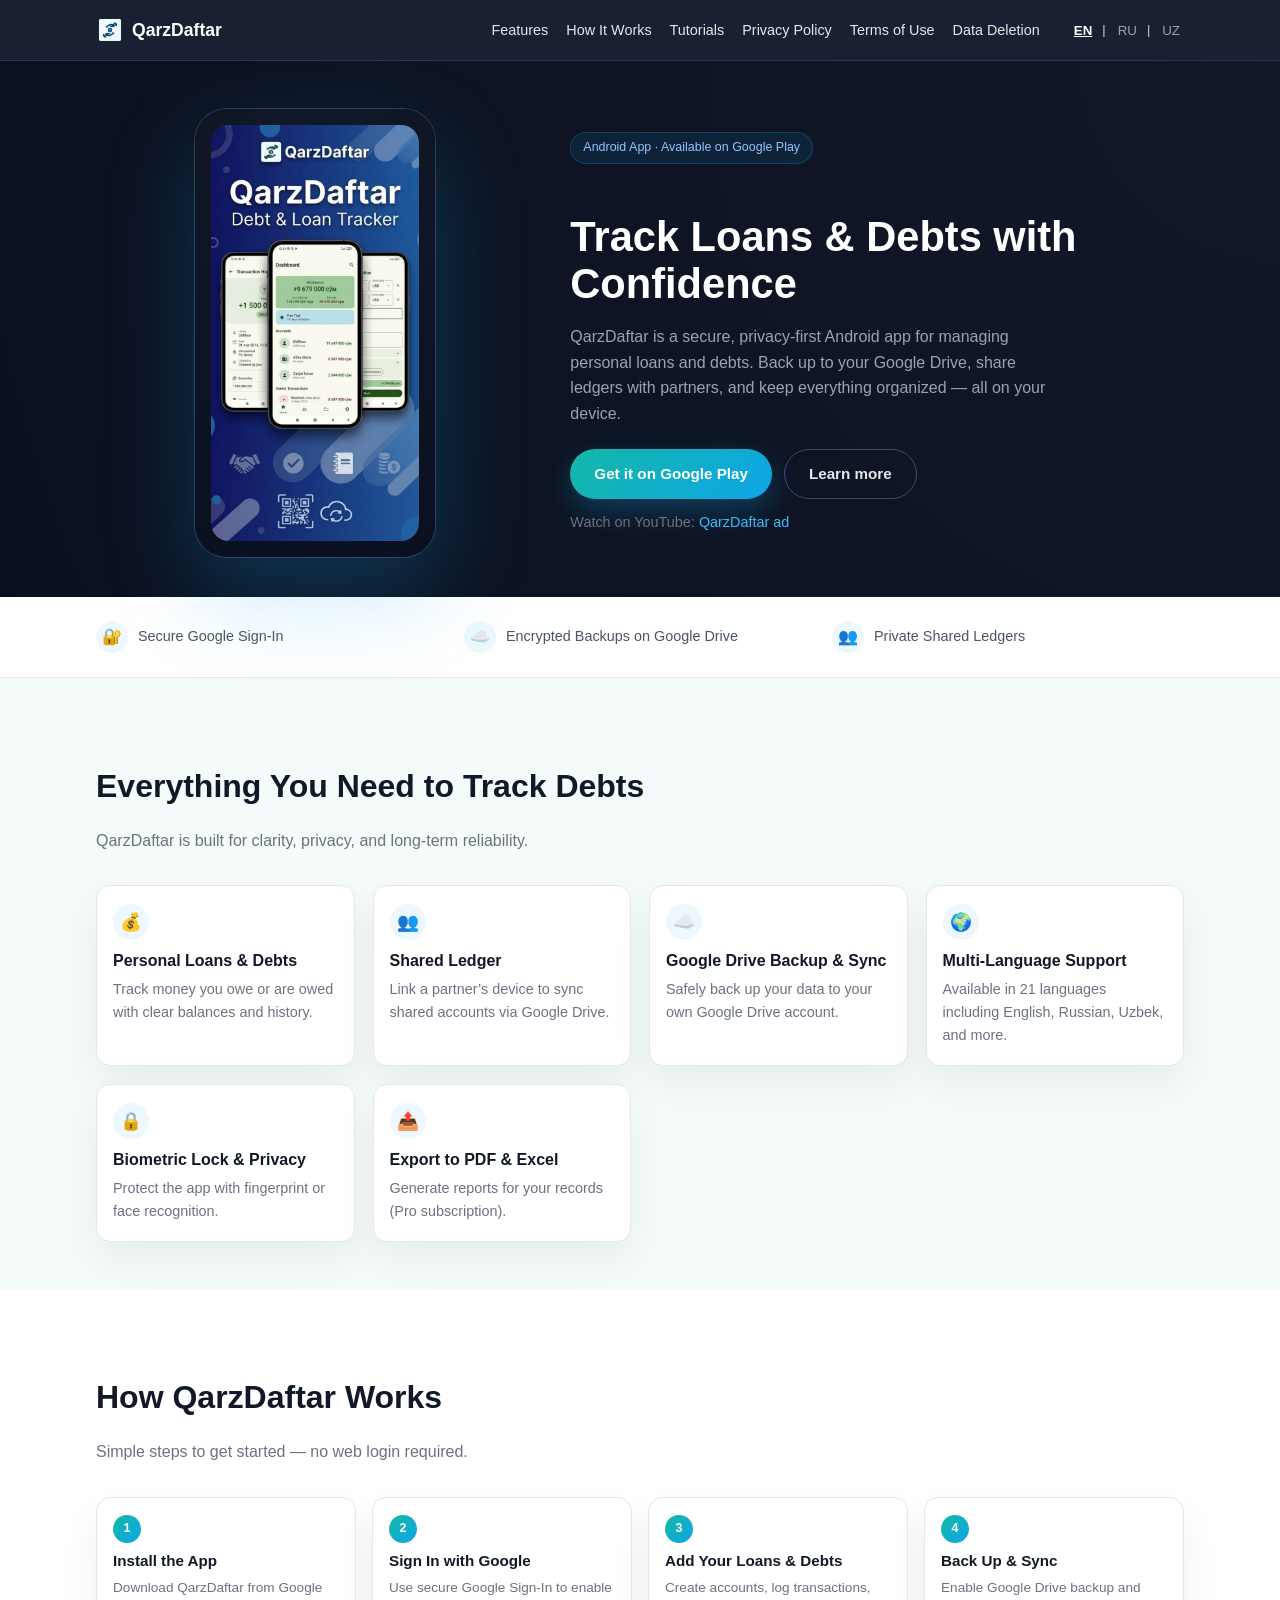
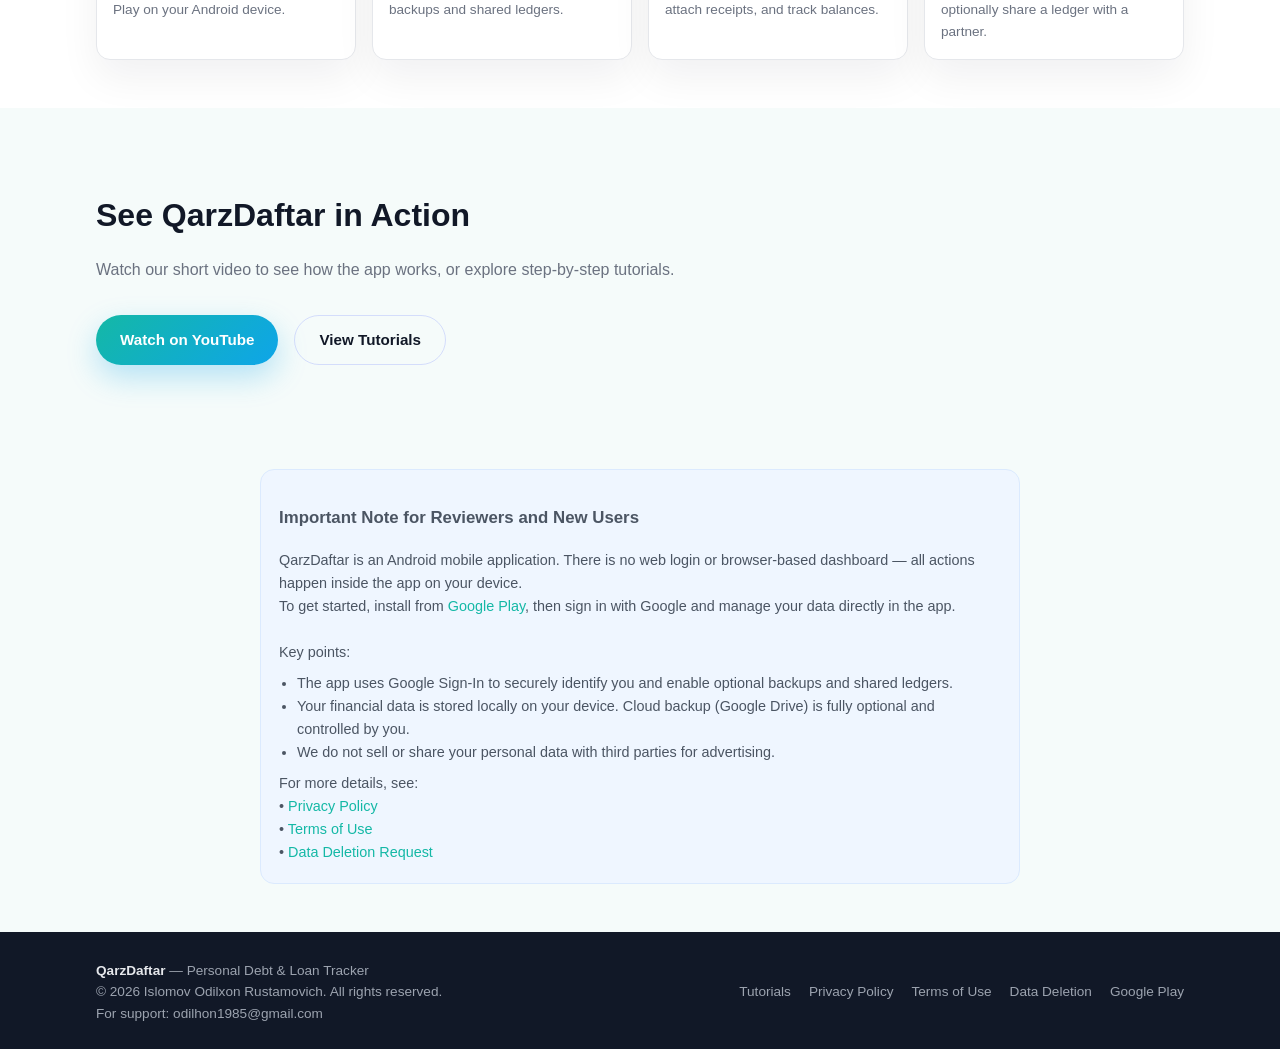
<file: index.html>
<!DOCTYPE html>
<html lang="en" data-i18n-title="hero_title">
<head>
    <meta charset="UTF-8" />
    <title>QarzDaftar — Track Loans & Debts with Confidence</title>
    <meta name="viewport" content="width=device-width, initial-scale=1.0" />
    <meta name="description" content="QarzDaftar is a secure personal debt and loan tracker for Android. Manage loans, shared ledgers, and backups via Google Drive — all in one app." />

    <!-- Google site verification (placeholder) -->
    <!-- <meta name="google-site-verification" content="YOUR_VERIFICATION_CODE_HERE" /> -->

    <!-- Open Graph -->
    <meta property="og:title" content="QarzDaftar — Track Loans & Debts with Confidence" />
    <meta property="og:description" content="A secure Android app for personal debt and loan tracking, shared ledgers, and Google Drive backups." />
    <meta property="og:type" content="website" />
    <meta property="og:url" content="https://qarzdaftar.uz/" />
    <!-- <meta property="og:image" content="https://qarzdaftar.uz/assets/img/og-image.png" /> -->

    <link rel="icon" href="./assets/img/app-icon.webp" type="image/webp" />
    <link rel="stylesheet" href="./assets/css/main.css" />
</head>
<body>
    <!-- Header / Navbar -->
    <header class="header">
        <div class="container header-inner">
            <a href="./index.html" class="logo">
                <img src="./assets/img/app-icon.webp" alt="QarzDaftar icon" />
                QarzDaftar
            </a>

            <button class="hamburger" aria-label="Menu" onclick="toggleMenu()">
                <span></span><span></span><span></span>
            </button>

            <ul class="nav-links" id="navLinks">
                <li><a href="#features"><span data-i18n="nav_features"></span></a></li>
                <li><a href="#how-it-works"><span data-i18n="nav_howItWorks"></span></a></li>
                <li><a href="./tutorials/index.html"><span data-i18n="nav_tutorials"></span></a></li>
                <li><a href="./privacy/index.html"><span data-i18n="nav_privacyPolicy"></span></a></li>
                <li><a href="./terms/index.html"><span data-i18n="nav_termsOfUse"></span></a></li>
                <li><a href="./data-deletion/index.html"><span data-i18n="nav_dataDeletion"></span></a></li>
            </ul>
        </div>
    </header>

    <!-- Hero -->
    <section class="hero">
        <div class="container hero-inner">
            <div>
                <div class="hero-label"><span data-i18n="hero_label"></span></div>
                <h1 class="hero-title"><span data-i18n="hero_title"></span></h1>
                <p class="hero-subtitle">
                    <span data-i18n="hero_subtitle"></span>
                </p>
                <div class="hero-actions">
                    <a class="btn btn-primary" href="https://play.google.com/store/apps/details?id=uz.devior.qarzdaftar" target="_blank" rel="noopener">
                        <span data-i18n="btn_getOnGooglePlay"></span>
                    </a>
                    <a class="btn btn-ghost" href="#features"><span data-i18n="btn_learnMore"></span></a>
                </div>
                <div style="margin-top:12px; font-size:0.9rem; color:#6b7280;">
                    <span data-i18n="hero_youtubeText"></span>
                    <a href="https://www.youtube.com/watch?v=Wb__OTRDyqI" target="_blank" rel="noopener" style="color:#38bdf8;">QarzDaftar ad</a>
                </div>
            </div>

            <div class="hero-visual">
                <div class="phone-mockup">
                    <img src="./assets/img/ad.jpg" alt="QarzDaftar app screenshot" />
                </div>
            </div>
        </div>
    </section>

    <!-- Trust & Security Strip -->
    <section class="trust-strip">
        <div class="container trust-grid">
            <div class="trust-item">
                <span class="trust-icon">🔐</span>
                <span data-i18n="trust_secureSignIn"></span>
            </div>
            <div class="trust-item">
                <span class="trust-icon">☁️</span>
                <span data-i18n="trust_encryptedBackups"></span>
            </div>
            <div class="trust-item">
                <span class="trust-icon">👥</span>
                <span data-i18n="trust_sharedLedgers"></span>
            </div>
        </div>
    </section>

    <!-- Features -->
    <section id="features" class="section section-alt">
        <div class="container">
            <h2 class="section-title fade-up"><span data-i18n="features_title"></span></h2>
            <p class="section-subtitle fade-up">
                <span data-i18n="features_subtitle"></span>
            </p>

            <div class="features-grid">
                <article class="feature-card fade-up">
                    <div class="feature-icon">💰</div>
                    <h3><span data-i18n="feature_personalLoansTitle"></span></h3>
                    <p><span data-i18n="feature_personalLoansDesc"></span></p>
                </article>

                <article class="feature-card fade-up">
                    <div class="feature-icon">👥</div>
                    <h3><span data-i18n="feature_sharedLedgerTitle"></span></h3>
                    <p><span data-i18n="feature_sharedLedgerDesc"></span></p>
                </article>

                <article class="feature-card fade-up">
                    <div class="feature-icon">☁️</div>
                    <h3><span data-i18n="feature_backupSyncTitle"></span></h3>
                    <p><span data-i18n="feature_backupSyncDesc"></span></p>
                </article>

                <article class="feature-card fade-up">
                    <div class="feature-icon">🌍</div>
                    <h3><span data-i18n="feature_multiLangTitle"></span></h3>
                    <p><span data-i18n="feature_multiLangDesc"></span></p>
                </article>

                <article class="feature-card fade-up">
                    <div class="feature-icon">🔒</div>
                    <h3><span data-i18n="feature_biometricTitle"></span></h3>
                    <p><span data-i18n="feature_biometricDesc"></span></p>
                </article>

                <article class="feature-card fade-up">
                    <div class="feature-icon">📤</div>
                    <h3><span data-i18n="feature_exportTitle"></span></h3>
                    <p><span data-i18n="feature_exportDesc"></span></p>
                </article>
            </div>
        </div>
    </section>

    <!-- How It Works -->
    <section id="how-it-works" class="section">
        <div class="container">
            <h2 class="section-title fade-up"><span data-i18n="howItWorks_title"></span></h2>
            <p class="section-subtitle fade-up">
                <span data-i18n="howItWorks_subtitle"></span>
            </p>

            <div class="steps-grid">
                <article class="step-card fade-up">
                    <div class="step-number">1</div>
                    <h3><span data-i18n="step1_installTitle"></span></h3>
                    <p><span data-i18n="step1_installDesc"></span></p>
                </article>

                <article class="step-card fade-up">
                    <div class="step-number">2</div>
                    <h3><span data-i18n="step2_signInTitle"></span></h3>
                    <p><span data-i18n="step2_signInDesc"></span></p>
                </article>

                <article class="step-card fade-up">
                    <div class="step-number">3</div>
                    <h3><span data-i18n="step3_addLoansTitle"></span></h3>
                    <p><span data-i18n="step3_addLoansDesc"></span></p>
                </article>

                <article class="step-card fade-up">
                    <div class="step-number">4</div>
                    <h3><span data-i18n="step4_backupSyncTitle"></span></h3>
                    <p><span data-i18n="step4_backupSyncDesc"></span></p>
                </article>
            </div>
        </div>
    </section>

    <!-- Featured Video Section -->
    <section class="section section-alt">
        <div class="container">
            <h2 class="section-title fade-up"><span data-i18n="videoSection_title"></span></h2>
            <p class="section-subtitle fade-up">
                <span data-i18n="videoSection_subtitle"></span>
            </p>

            <div style="display:flex; flex-wrap:wrap; gap:16px; margin-top:8px;">
                <a class="btn btn-primary" href="https://www.youtube.com/watch?v=Wb__OTRDyqI" target="_blank" rel="noopener">
                    <span data-i18n="btn_watchOnYouTube"></span>
                </a>
                <a class="btn btn-ghost" href="./tutorials/index.html">
                    <span data-i18n="btn_viewTutorials"></span>
                </a>
            </div>
        </div>
    </section>

    <!-- For Reviewers / OAuth Info -->
    <section class="section section-alt">
        <div class="container">
            <div class="oauth-note fade-up">
                <h3 data-i18n="reviewerNote_title"></h3>
                <div data-i18n-html="reviewerNote_body"></div>
            </div>
        </div>
    </section>

    <!-- Footer -->
    <footer class="footer">
        <div class="container footer-inner">
            <div>
                <strong style="color:#e5e7eb;">QarzDaftar</strong> — <span data-i18n="footer_tagline"></span><br />
                © 2026 Islomov Odilxon Rustamovich. All rights reserved.<br />
                <span data-i18n="footer_supportLabel"></span> <a href="mailto:odilhon1985@gmail.com">odilhon1985@gmail.com</a>
            </div>

            <div class="footer-links">
                <a href="./tutorials/index.html"><span data-i18n="footer_link_tutorials"></span></a>
                <a href="./privacy/index.html"><span data-i18n="footer_link_privacyPolicy"></span></a>
                <a href="./terms/index.html"><span data-i18n="footer_link_termsOfUse"></span></a>
                <a href="./data-deletion/index.html"><span data-i18n="footer_link_dataDeletion"></span></a>
                <a href="https://play.google.com/store/apps/details?id=uz.devior.qarzdaftar" target="_blank" rel="noopener">
                    <span data-i18n="footer_link_googlePlay"></span>
                </a>
            </div>
        </div>
    </footer>

    <script src="./assets/js/i18n.js?v=2"></script>
    <script src="./assets/js/main.js"></script>
</body>
</html>
</file>
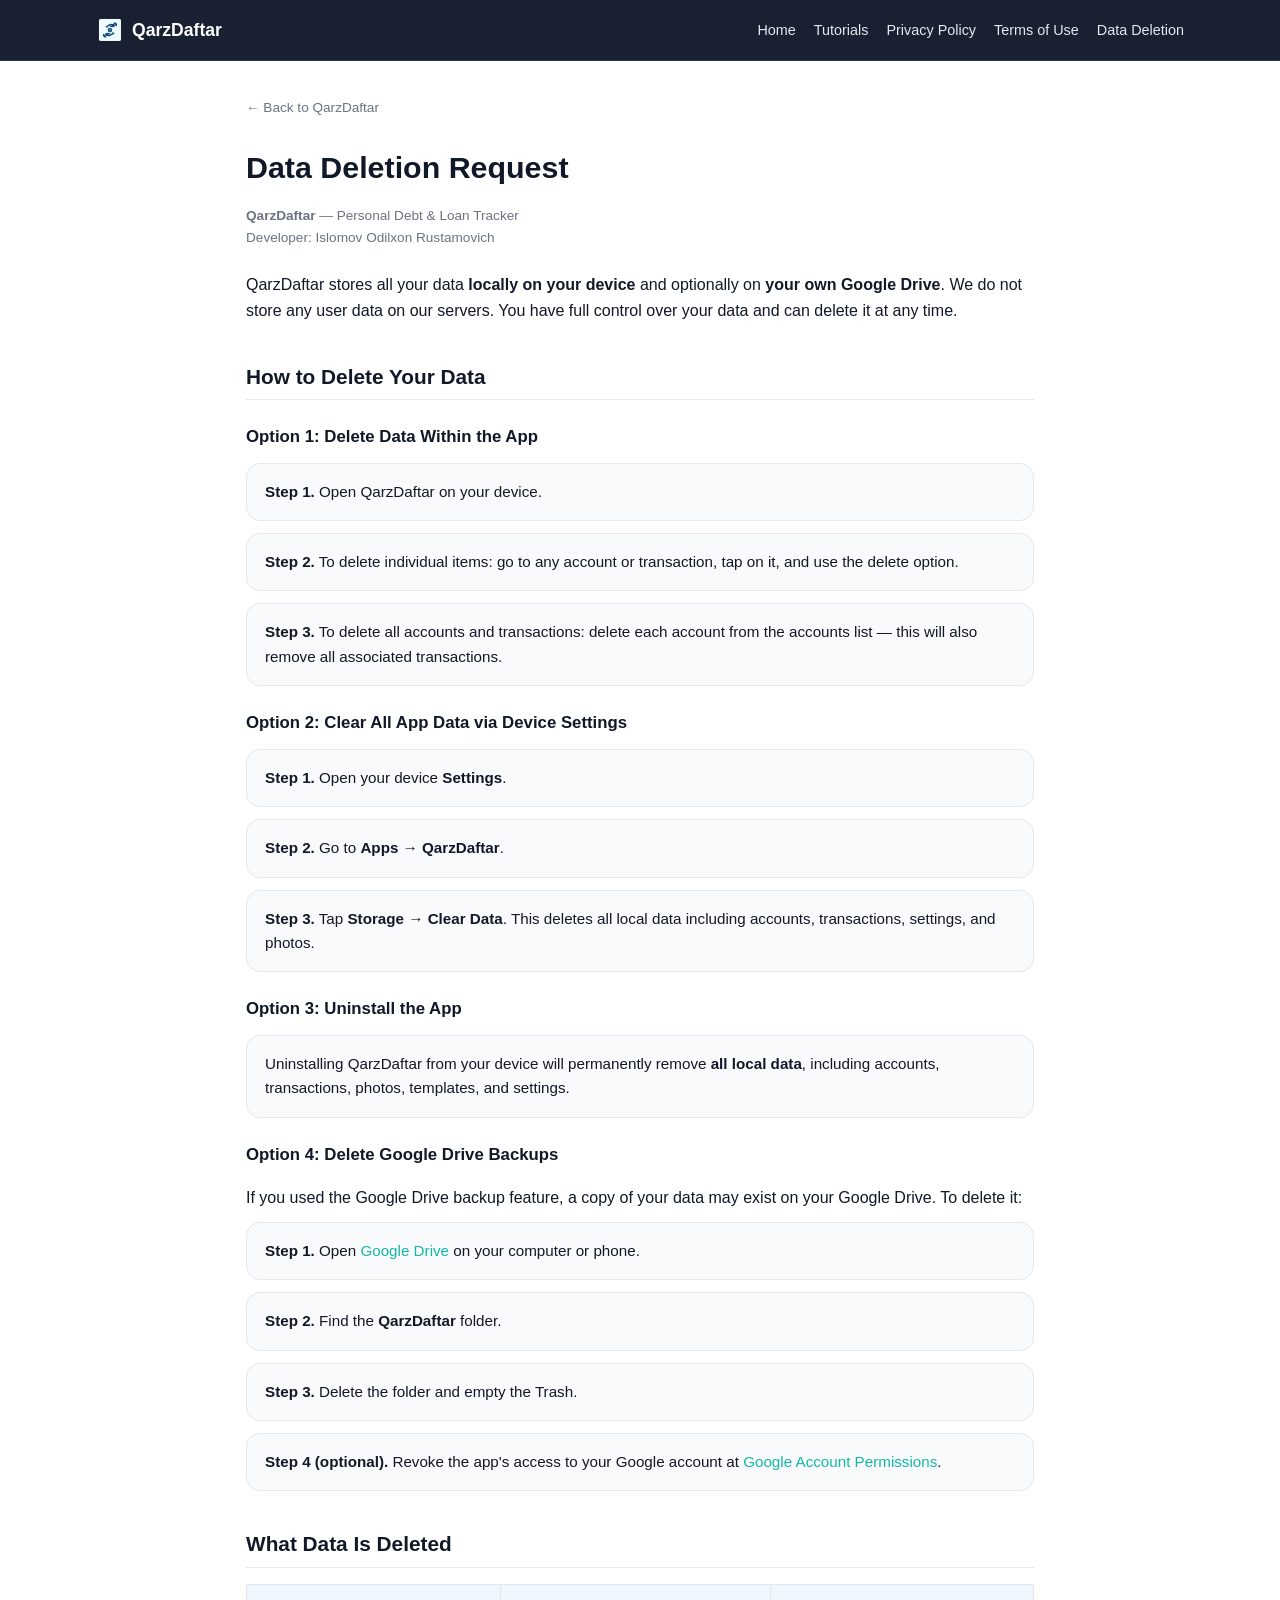
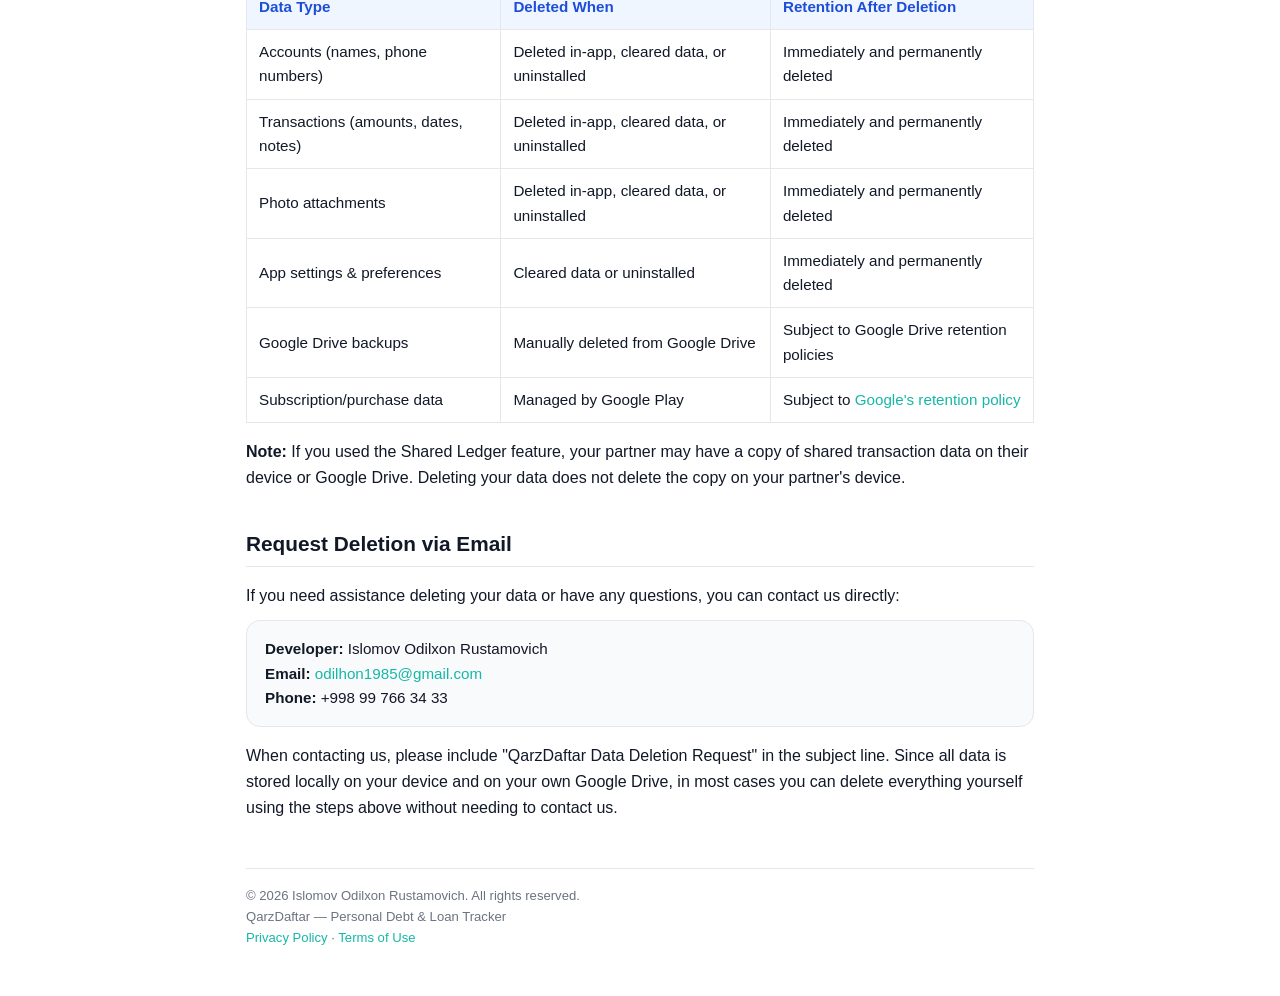
<file: data-deletion/index.html>
<!DOCTYPE html>
<html lang="en">
<head>
    <meta charset="UTF-8" />
    <title>Data Deletion — QarzDaftar</title>
    <meta name="viewport" content="width=device-width, initial-scale=1.0" />
    <meta name="description" content="How to delete your data from QarzDaftar: in-app steps, device settings, uninstall, and Google Drive backups." />

    <!-- Google site verification (placeholder) -->
    <!-- <meta name="google-site-verification" content="YOUR_VERIFICATION_CODE_HERE" /> -->

    <link rel="icon" href="../assets/img/app-icon.webp" type="image/webp" />
    <link rel="stylesheet" href="../assets/css/main.css" />
</head>
<body>
    <header class="header">
        <div class="container header-inner">
            <a href="../index.html" class="logo">
                <img src="../assets/img/app-icon.webp" alt="QarzDaftar icon" />
                QarzDaftar
            </a>

            <button class="hamburger" aria-label="Menu" onclick="toggleMenu()">
                <span></span><span></span><span></span>
            </button>

            <ul class="nav-links" id="navLinks">
                <li><a href="../index.html">Home</a></li>
                <li><a href="../tutorials/index.html">Tutorials</a></li>
                <li><a href="../privacy/index.html">Privacy Policy</a></li>
                <li><a href="../terms/index.html">Terms of Use</a></li>
                <li><a href="./index.html">Data Deletion</a></li>
            </ul>
        </div>
    </header>

    <main class="policy-page">
        <div class="policy-header">
            <a class="back-link" href="../index.html">← Back to QarzDaftar</a>
        </div>

        <h1 class="policy-title">Data Deletion Request</h1>
        <p class="policy-meta">
            <strong>QarzDaftar</strong> — Personal Debt &amp; Loan Tracker<br />
            Developer: Islomov Odilxon Rustamovich
        </p>

        <div class="policy-content">
            <p>
                QarzDaftar stores all your data <strong>locally on your device</strong> and optionally on <strong>your own Google Drive</strong>.
                We do not store any user data on our servers. You have full control over your data and can delete it at any time.
            </p>

            <h2>How to Delete Your Data</h2>

            <h3>Option 1: Delete Data Within the App</h3>
            <div class="contact-box">
                <strong>Step 1.</strong> Open QarzDaftar on your device.
            </div>
            <div class="contact-box">
                <strong>Step 2.</strong> To delete individual items: go to any account or transaction, tap on it, and use the delete option.
            </div>
            <div class="contact-box">
                <strong>Step 3.</strong> To delete all accounts and transactions: delete each account from the accounts list — this will also remove all associated transactions.
            </div>

            <h3>Option 2: Clear All App Data via Device Settings</h3>
            <div class="contact-box">
                <strong>Step 1.</strong> Open your device <strong>Settings</strong>.
            </div>
            <div class="contact-box">
                <strong>Step 2.</strong> Go to <strong>Apps</strong> → <strong>QarzDaftar</strong>.
            </div>
            <div class="contact-box">
                <strong>Step 3.</strong> Tap <strong>Storage</strong> → <strong>Clear Data</strong>. This deletes all local data including accounts, transactions, settings, and photos.
            </div>

            <h3>Option 3: Uninstall the App</h3>
            <div class="contact-box">
                Uninstalling QarzDaftar from your device will permanently remove <strong>all local data</strong>, including accounts, transactions, photos, templates, and settings.
            </div>

            <h3>Option 4: Delete Google Drive Backups</h3>
            <p>If you used the Google Drive backup feature, a copy of your data may exist on your Google Drive. To delete it:</p>

            <div class="contact-box">
                <strong>Step 1.</strong> Open <a href="https://drive.google.com" target="_blank" rel="noopener">Google Drive</a> on your computer or phone.
            </div>
            <div class="contact-box">
                <strong>Step 2.</strong> Find the <strong>QarzDaftar</strong> folder.
            </div>
            <div class="contact-box">
                <strong>Step 3.</strong> Delete the folder and empty the Trash.
            </div>
            <div class="contact-box">
                <strong>Step 4 (optional).</strong> Revoke the app's access to your Google account at <a href="https://myaccount.google.com/permissions" target="_blank" rel="noopener">Google Account Permissions</a>.
            </div>

            <h2>What Data Is Deleted</h2>
            <table>
                <thead>
                    <tr>
                        <th>Data Type</th>
                        <th>Deleted When</th>
                        <th>Retention After Deletion</th>
                    </tr>
                </thead>
                <tbody>
                    <tr>
                        <td>Accounts (names, phone numbers)</td>
                        <td>Deleted in-app, cleared data, or uninstalled</td>
                        <td>Immediately and permanently deleted</td>
                    </tr>
                    <tr>
                        <td>Transactions (amounts, dates, notes)</td>
                        <td>Deleted in-app, cleared data, or uninstalled</td>
                        <td>Immediately and permanently deleted</td>
                    </tr>
                    <tr>
                        <td>Photo attachments</td>
                        <td>Deleted in-app, cleared data, or uninstalled</td>
                        <td>Immediately and permanently deleted</td>
                    </tr>
                    <tr>
                        <td>App settings &amp; preferences</td>
                        <td>Cleared data or uninstalled</td>
                        <td>Immediately and permanently deleted</td>
                    </tr>
                    <tr>
                        <td>Google Drive backups</td>
                        <td>Manually deleted from Google Drive</td>
                        <td>Subject to Google Drive retention policies</td>
                    </tr>
                    <tr>
                        <td>Subscription/purchase data</td>
                        <td>Managed by Google Play</td>
                        <td>Subject to <a href="https://policies.google.com/privacy" target="_blank" rel="noopener">Google's retention policy</a></td>
                    </tr>
                </tbody>
            </table>

            <p><strong>Note:</strong> If you used the Shared Ledger feature, your partner may have a copy of shared transaction data on their device or Google Drive. Deleting your data does not delete the copy on your partner's device.</p>

            <h2>Request Deletion via Email</h2>
            <p>If you need assistance deleting your data or have any questions, you can contact us directly:</p>

            <div class="contact-box">
                <strong>Developer:</strong> Islomov Odilxon Rustamovich<br />
                <strong>Email:</strong> <a href="mailto:odilhon1985@gmail.com?subject=QarzDaftar%20Data%20Deletion%20Request">odilhon1985@gmail.com</a><br />
                <strong>Phone:</strong> +998 99 766 34 33
            </div>

            <p style="margin-top: 16px;">
                When contacting us, please include "QarzDaftar Data Deletion Request" in the subject line.
                Since all data is stored locally on your device and on your own Google Drive, in most cases you can delete everything yourself using the steps above without needing to contact us.
            </p>
        </div>

        <footer class="policy-footer">
            © 2026 Islomov Odilxon Rustamovich. All rights reserved.<br />
            QarzDaftar — Personal Debt &amp; Loan Tracker<br />
            <a href="../privacy/index.html">Privacy Policy</a> · <a href="../terms/index.html">Terms of Use</a>
        </footer>
    </main>

    <script src="../assets/js/main.js"></script>
</body>
</html>
</file>
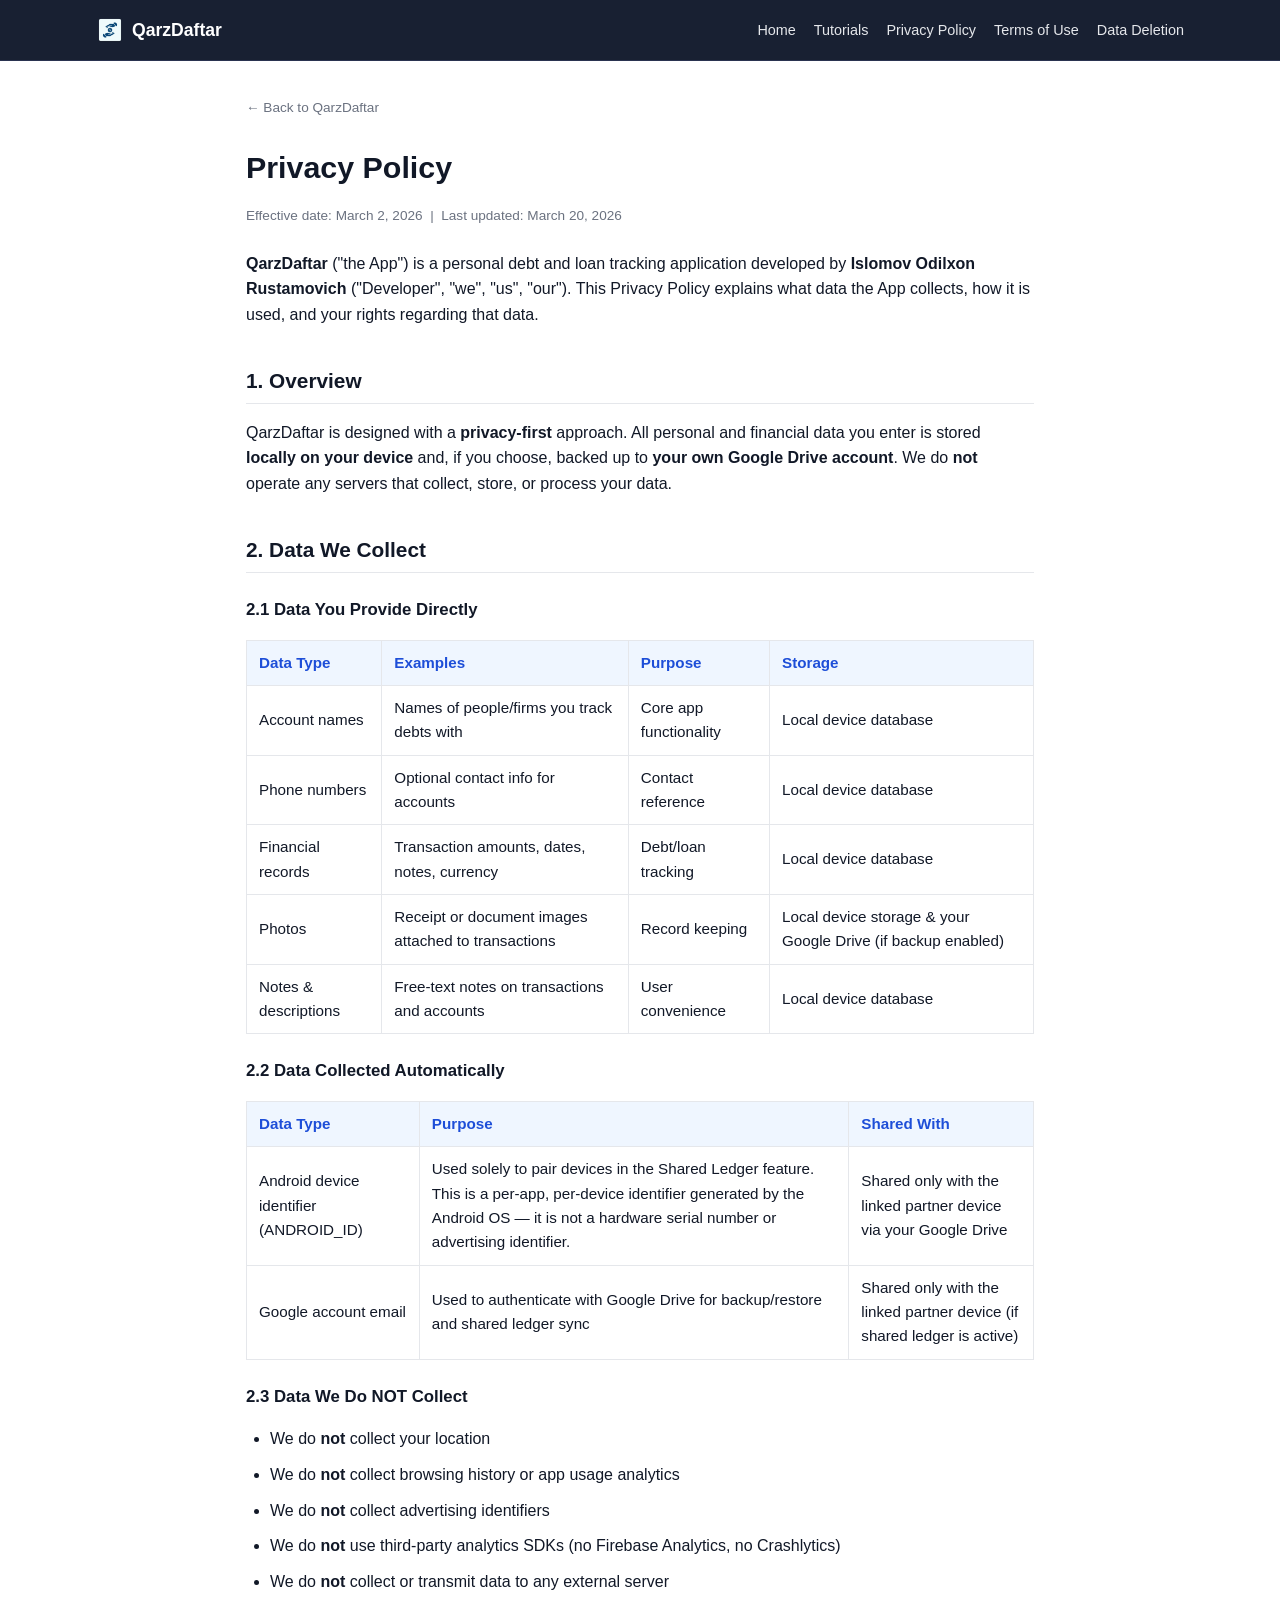
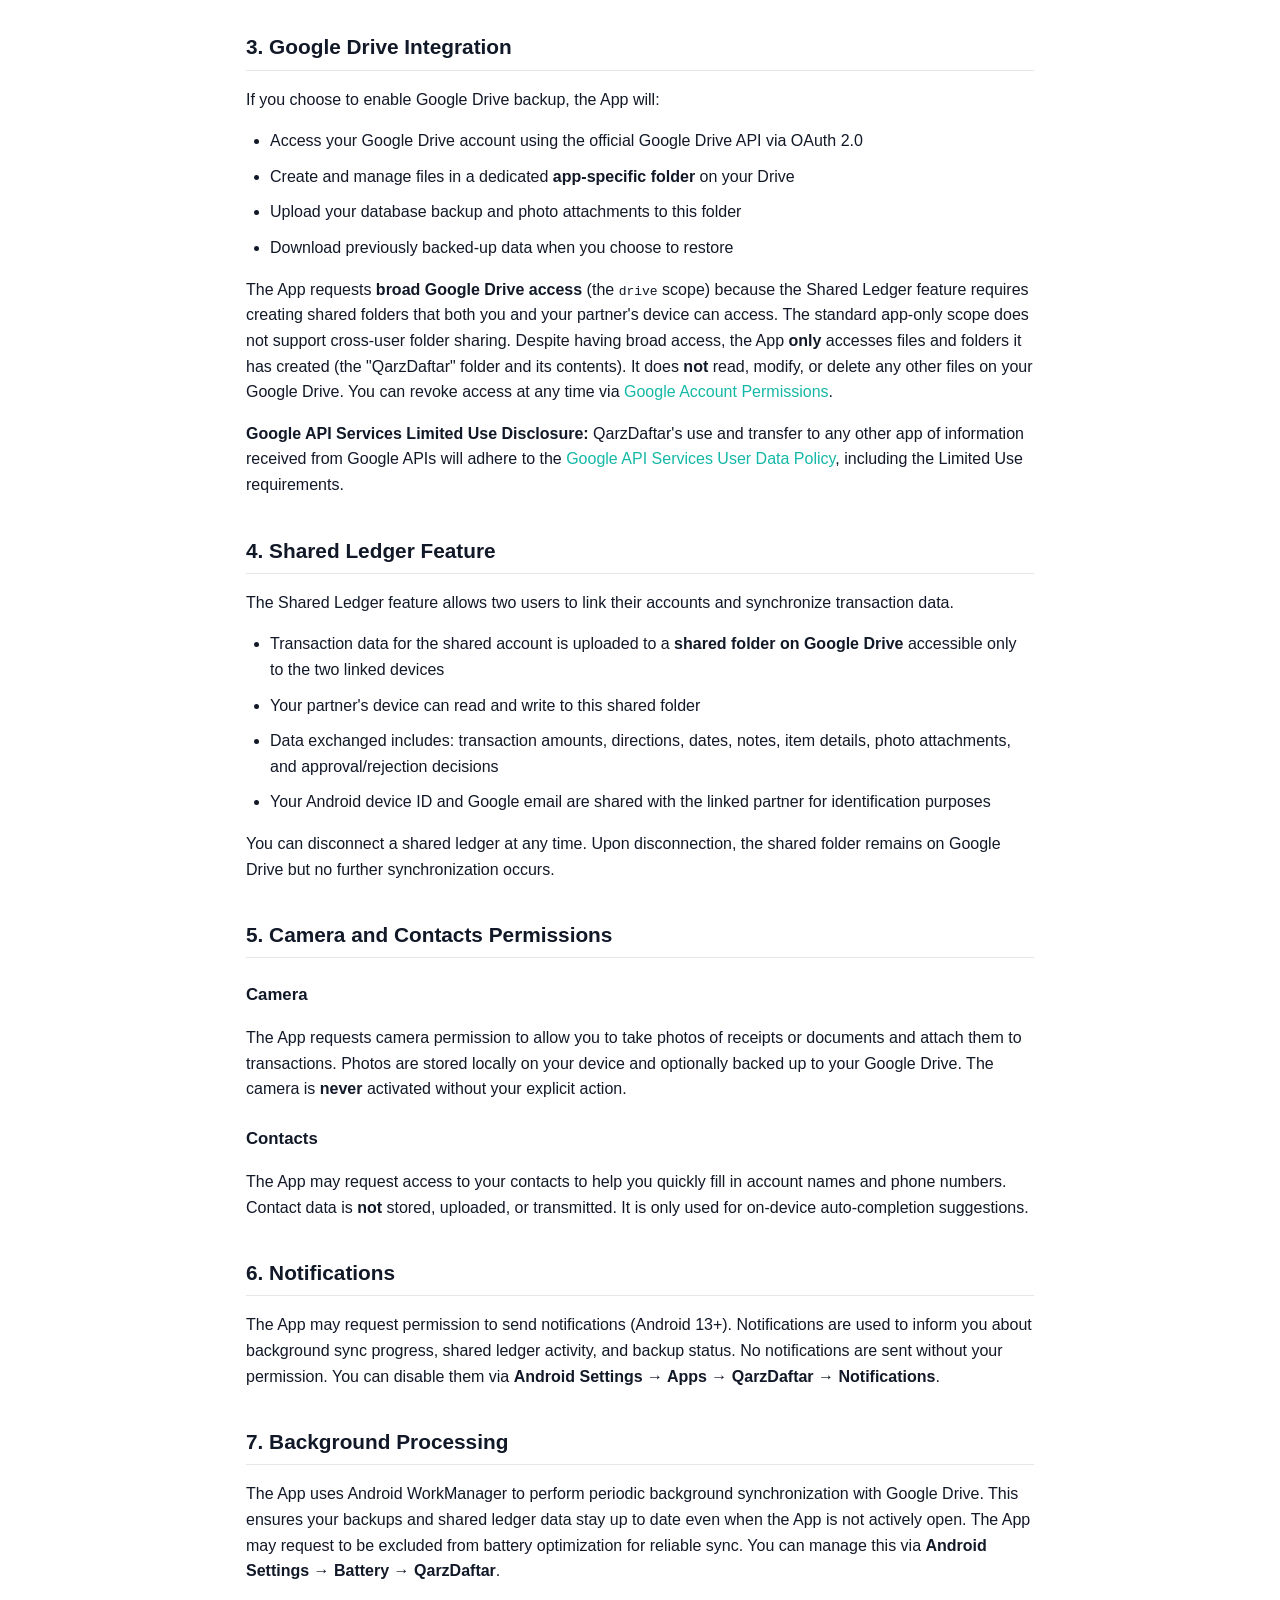
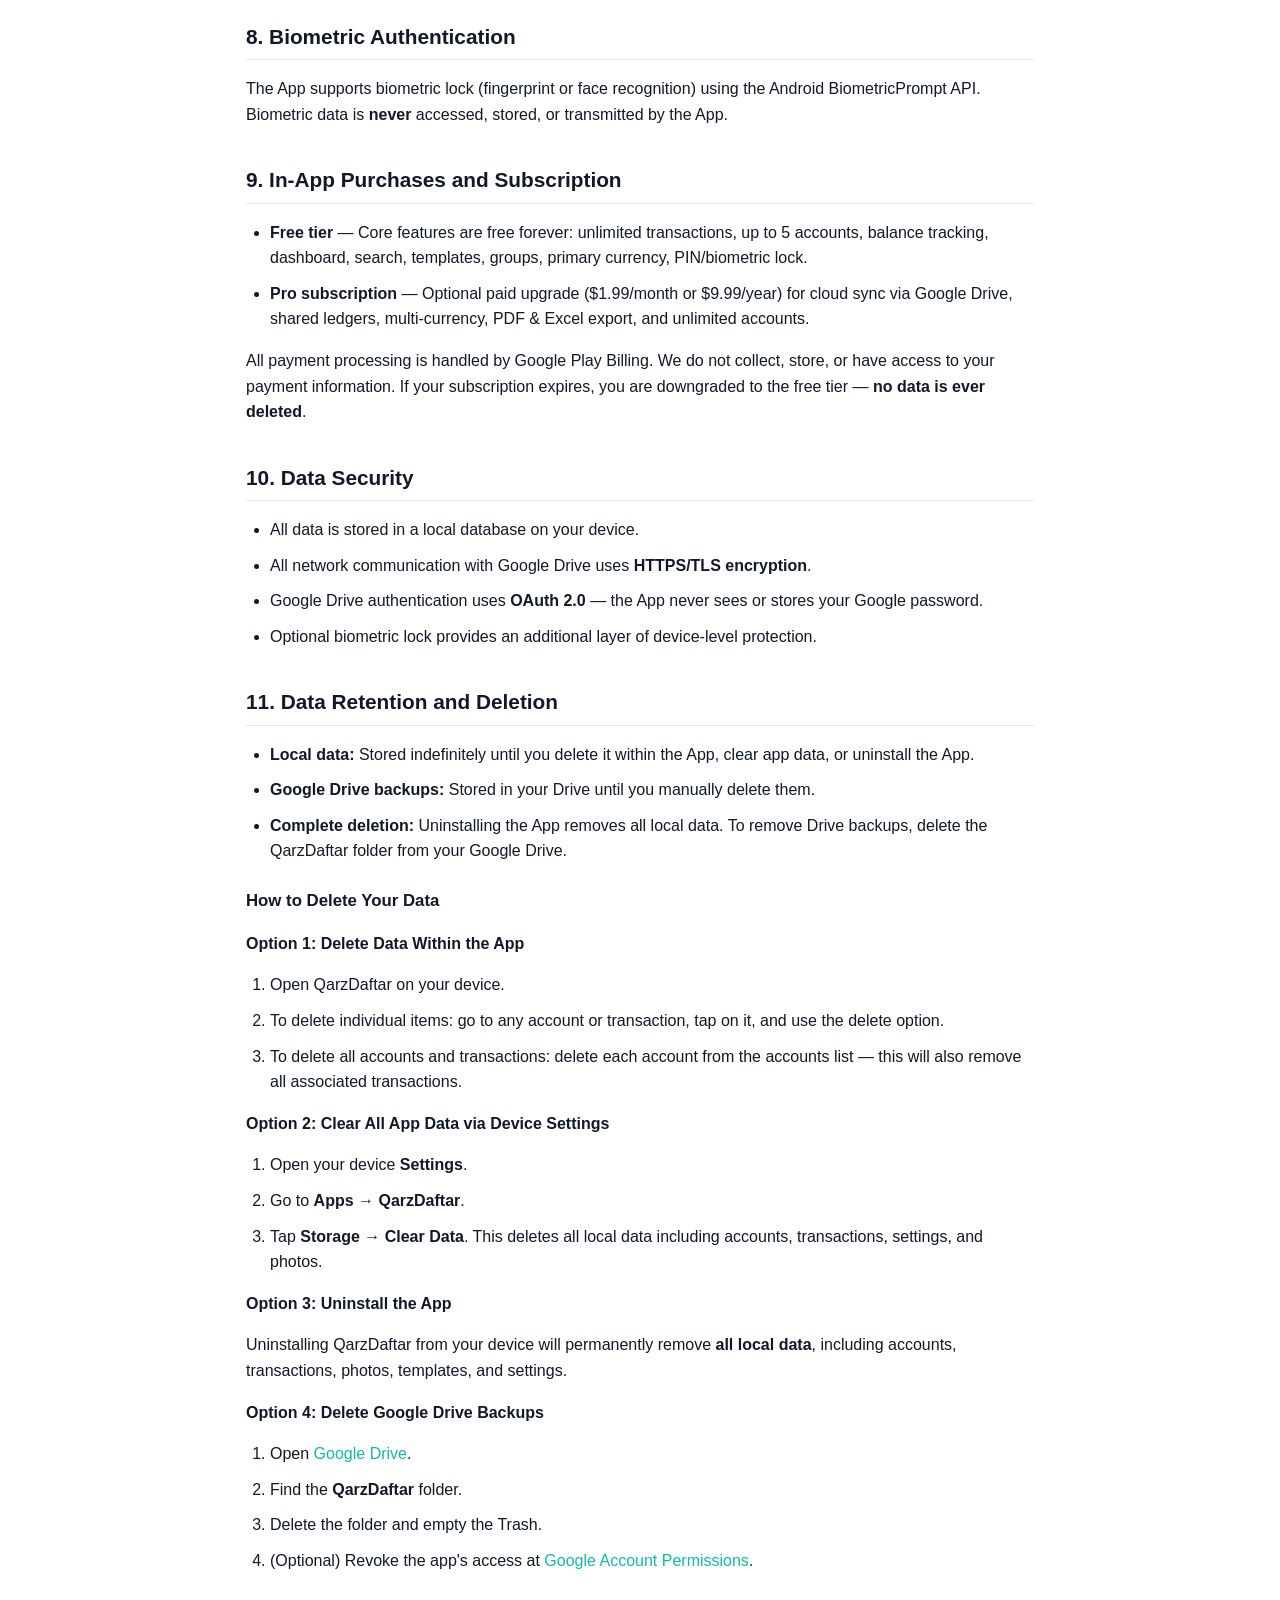
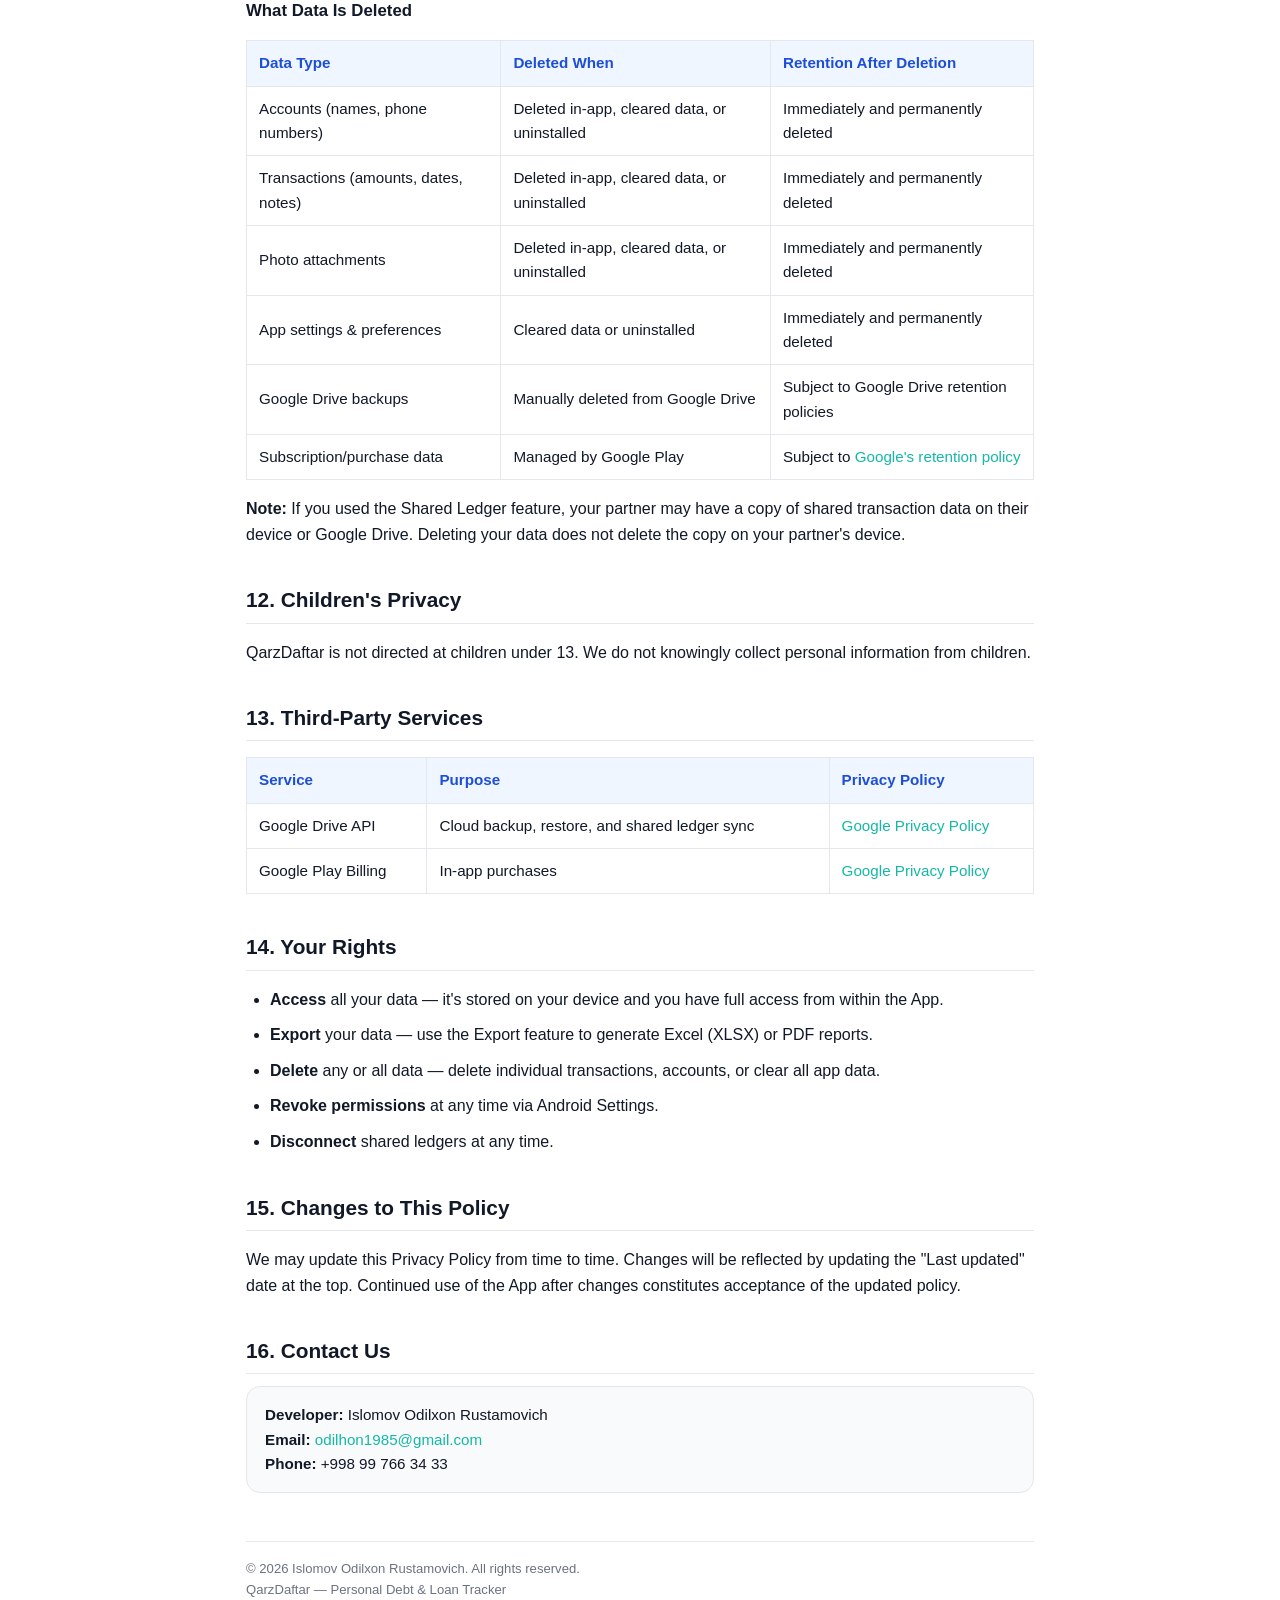
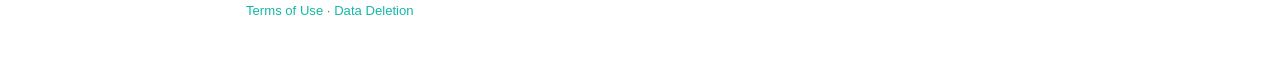
<file: privacy/index.html>
<!DOCTYPE html>
<html lang="en">
<head>
    <meta charset="UTF-8" />
    <title>Privacy Policy — QarzDaftar</title>
    <meta name="viewport" content="width=device-width, initial-scale=1.0" />
    <meta name="description" content="QarzDaftar Privacy Policy: how we handle your data, Google Drive integration, shared ledger, and your rights." />

    <!-- Google site verification (placeholder) -->
    <!-- <meta name="google-site-verification" content="YOUR_VERIFICATION_CODE_HERE" /> -->

    <link rel="icon" href="../assets/img/app-icon.webp" type="image/webp" />
    <link rel="stylesheet" href="../assets/css/main.css" />
</head>
<body>
    <!-- Header / Navbar (simplified for policy pages) -->
    <header class="header">
        <div class="container header-inner">
            <a href="../index.html" class="logo">
                <img src="../assets/img/app-icon.webp" alt="QarzDaftar icon" />
                QarzDaftar
            </a>

            <button class="hamburger" aria-label="Menu" onclick="toggleMenu()">
                <span></span><span></span><span></span>
            </button>

            <ul class="nav-links" id="navLinks">
                <li><a href="../index.html">Home</a></li>
                <li><a href="../tutorials/index.html">Tutorials</a></li>
                <li><a href="./index.html">Privacy Policy</a></li>
                <li><a href="../terms/index.html">Terms of Use</a></li>
                <li><a href="../data-deletion/index.html">Data Deletion</a></li>
            </ul>
        </div>
    </header>

    <main class="policy-page">
        <div class="policy-header">
            <a class="back-link" href="../index.html">← Back to QarzDaftar</a>
        </div>

        <h1 class="policy-title">Privacy Policy</h1>
        <p class="policy-meta">Effective date: March 2, 2026 &nbsp;|&nbsp; Last updated: March 20, 2026</p>

        <div class="policy-content">
            <p>
                <strong>QarzDaftar</strong> ("the App") is a personal debt and loan tracking application
                developed by <strong>Islomov Odilxon Rustamovich</strong> ("Developer", "we", "us", "our").
                This Privacy Policy explains what data the App collects, how it is used, and your rights regarding that data.
            </p>

            <h2>1. Overview</h2>
            <p>
                QarzDaftar is designed with a <strong>privacy-first</strong> approach. All personal and financial data you enter
                is stored <strong>locally on your device</strong> and, if you choose, backed up to <strong>your own Google Drive account</strong>.
                We do <strong>not</strong> operate any servers that collect, store, or process your data.
            </p>

            <h2>2. Data We Collect</h2>

            <h3>2.1 Data You Provide Directly</h3>
            <table>
                <thead>
                    <tr>
                        <th>Data Type</th>
                        <th>Examples</th>
                        <th>Purpose</th>
                        <th>Storage</th>
                    </tr>
                </thead>
                <tbody>
                    <tr>
                        <td>Account names</td>
                        <td>Names of people/firms you track debts with</td>
                        <td>Core app functionality</td>
                        <td>Local device database</td>
                    </tr>
                    <tr>
                        <td>Phone numbers</td>
                        <td>Optional contact info for accounts</td>
                        <td>Contact reference</td>
                        <td>Local device database</td>
                    </tr>
                    <tr>
                        <td>Financial records</td>
                        <td>Transaction amounts, dates, notes, currency</td>
                        <td>Debt/loan tracking</td>
                        <td>Local device database</td>
                    </tr>
                    <tr>
                        <td>Photos</td>
                        <td>Receipt or document images attached to transactions</td>
                        <td>Record keeping</td>
                        <td>Local device storage &amp; your Google Drive (if backup enabled)</td>
                    </tr>
                    <tr>
                        <td>Notes &amp; descriptions</td>
                        <td>Free-text notes on transactions and accounts</td>
                        <td>User convenience</td>
                        <td>Local device database</td>
                    </tr>
                </tbody>
            </table>

            <h3>2.2 Data Collected Automatically</h3>
            <table>
                <thead>
                    <tr>
                        <th>Data Type</th>
                        <th>Purpose</th>
                        <th>Shared With</th>
                    </tr>
                </thead>
                <tbody>
                    <tr>
                        <td>Android device identifier (ANDROID_ID)</td>
                        <td>Used solely to pair devices in the Shared Ledger feature. This is a per-app, per-device identifier generated by the Android OS — it is not a hardware serial number or advertising identifier.</td>
                        <td>Shared only with the linked partner device via your Google Drive</td>
                    </tr>
                    <tr>
                        <td>Google account email</td>
                        <td>Used to authenticate with Google Drive for backup/restore and shared ledger sync</td>
                        <td>Shared only with the linked partner device (if shared ledger is active)</td>
                    </tr>
                </tbody>
            </table>

            <h3>2.3 Data We Do NOT Collect</h3>
            <ul>
                <li>We do <strong>not</strong> collect your location</li>
                <li>We do <strong>not</strong> collect browsing history or app usage analytics</li>
                <li>We do <strong>not</strong> collect advertising identifiers</li>
                <li>We do <strong>not</strong> use third-party analytics SDKs (no Firebase Analytics, no Crashlytics)</li>
                <li>We do <strong>not</strong> collect or transmit data to any external server</li>
            </ul>

            <h2>3. Google Drive Integration</h2>
            <p>If you choose to enable Google Drive backup, the App will:</p>
            <ul>
                <li>Access your Google Drive account using the official Google Drive API via OAuth 2.0</li>
                <li>Create and manage files in a dedicated <strong>app-specific folder</strong> on your Drive</li>
                <li>Upload your database backup and photo attachments to this folder</li>
                <li>Download previously backed-up data when you choose to restore</li>
            </ul>
            <p>
                The App requests <strong>broad Google Drive access</strong> (the <code>drive</code> scope) because the Shared Ledger
                feature requires creating shared folders that both you and your partner's device can access.
                The standard app-only scope does not support cross-user folder sharing.
                Despite having broad access, the App <strong>only</strong> accesses files and folders it has created
                (the "QarzDaftar" folder and its contents). It does <strong>not</strong> read, modify, or delete any other files
                on your Google Drive. You can revoke access at any time via
                <a href="https://myaccount.google.com/permissions" target="_blank" rel="noopener">Google Account Permissions</a>.
            </p>
            <p>
                <strong>Google API Services Limited Use Disclosure:</strong>
                QarzDaftar's use and transfer to any other app of information received from Google APIs will adhere to the
                <a href="https://developers.google.com/terms/api-services-user-data-policy" target="_blank" rel="noopener">Google API Services User Data Policy</a>,
                including the Limited Use requirements.
            </p>

            <h2>4. Shared Ledger Feature</h2>
            <p>The Shared Ledger feature allows two users to link their accounts and synchronize transaction data.</p>
            <ul>
                <li>Transaction data for the shared account is uploaded to a <strong>shared folder on Google Drive</strong> accessible only to the two linked devices</li>
                <li>Your partner's device can read and write to this shared folder</li>
                <li>Data exchanged includes: transaction amounts, directions, dates, notes, item details, photo attachments, and approval/rejection decisions</li>
                <li>Your Android device ID and Google email are shared with the linked partner for identification purposes</li>
            </ul>
            <p>You can disconnect a shared ledger at any time. Upon disconnection, the shared folder remains on Google Drive but no further synchronization occurs.</p>

            <h2>5. Camera and Contacts Permissions</h2>

            <h3>Camera</h3>
            <p>The App requests camera permission to allow you to take photos of receipts or documents and attach them to transactions. Photos are stored locally on your device and optionally backed up to your Google Drive. The camera is <strong>never</strong> activated without your explicit action.</p>

            <h3>Contacts</h3>
            <p>The App may request access to your contacts to help you quickly fill in account names and phone numbers. Contact data is <strong>not</strong> stored, uploaded, or transmitted. It is only used for on-device auto-completion suggestions.</p>

            <h2>6. Notifications</h2>
            <p>The App may request permission to send notifications (Android 13+). Notifications are used to inform you about background sync progress, shared ledger activity, and backup status. No notifications are sent without your permission. You can disable them via <strong>Android Settings → Apps → QarzDaftar → Notifications</strong>.</p>

            <h2>7. Background Processing</h2>
            <p>The App uses Android WorkManager to perform periodic background synchronization with Google Drive. This ensures your backups and shared ledger data stay up to date even when the App is not actively open. The App may request to be excluded from battery optimization for reliable sync. You can manage this via <strong>Android Settings → Battery → QarzDaftar</strong>.</p>

            <h2>8. Biometric Authentication</h2>
            <p>The App supports biometric lock (fingerprint or face recognition) using the Android BiometricPrompt API. Biometric data is <strong>never</strong> accessed, stored, or transmitted by the App.</p>

            <h2>9. In-App Purchases and Subscription</h2>
            <ul>
                <li><strong>Free tier</strong> — Core features are free forever: unlimited transactions, up to 5 accounts, balance tracking, dashboard, search, templates, groups, primary currency, PIN/biometric lock.</li>
                <li><strong>Pro subscription</strong> — Optional paid upgrade ($1.99/month or $9.99/year) for cloud sync via Google Drive, shared ledgers, multi-currency, PDF &amp; Excel export, and unlimited accounts.</li>
            </ul>
            <p>All payment processing is handled by Google Play Billing. We do not collect, store, or have access to your payment information. If your subscription expires, you are downgraded to the free tier — <strong>no data is ever deleted</strong>.</p>

            <h2>10. Data Security</h2>
            <ul>
                <li>All data is stored in a local database on your device.</li>
                <li>All network communication with Google Drive uses <strong>HTTPS/TLS encryption</strong>.</li>
                <li>Google Drive authentication uses <strong>OAuth 2.0</strong> — the App never sees or stores your Google password.</li>
                <li>Optional biometric lock provides an additional layer of device-level protection.</li>
            </ul>

            <h2>11. Data Retention and Deletion</h2>
            <ul>
                <li><strong>Local data:</strong> Stored indefinitely until you delete it within the App, clear app data, or uninstall the App.</li>
                <li><strong>Google Drive backups:</strong> Stored in your Drive until you manually delete them.</li>
                <li><strong>Complete deletion:</strong> Uninstalling the App removes all local data. To remove Drive backups, delete the QarzDaftar folder from your Google Drive.</li>
            </ul>

            <h3>How to Delete Your Data</h3>

            <p><strong>Option 1: Delete Data Within the App</strong></p>
            <ol>
                <li>Open QarzDaftar on your device.</li>
                <li>To delete individual items: go to any account or transaction, tap on it, and use the delete option.</li>
                <li>To delete all accounts and transactions: delete each account from the accounts list — this will also remove all associated transactions.</li>
            </ol>

            <p><strong>Option 2: Clear All App Data via Device Settings</strong></p>
            <ol>
                <li>Open your device <strong>Settings</strong>.</li>
                <li>Go to <strong>Apps</strong> → <strong>QarzDaftar</strong>.</li>
                <li>Tap <strong>Storage</strong> → <strong>Clear Data</strong>. This deletes all local data including accounts, transactions, settings, and photos.</li>
            </ol>

            <p><strong>Option 3: Uninstall the App</strong></p>
            <p>Uninstalling QarzDaftar from your device will permanently remove <strong>all local data</strong>, including accounts, transactions, photos, templates, and settings.</p>

            <p><strong>Option 4: Delete Google Drive Backups</strong></p>
            <ol>
                <li>Open <a href="https://drive.google.com" target="_blank" rel="noopener">Google Drive</a>.</li>
                <li>Find the <strong>QarzDaftar</strong> folder.</li>
                <li>Delete the folder and empty the Trash.</li>
                <li>(Optional) Revoke the app's access at <a href="https://myaccount.google.com/permissions" target="_blank" rel="noopener">Google Account Permissions</a>.</li>
            </ol>

            <h3>What Data Is Deleted</h3>
            <table>
                <thead>
                    <tr>
                        <th>Data Type</th>
                        <th>Deleted When</th>
                        <th>Retention After Deletion</th>
                    </tr>
                </thead>
                <tbody>
                    <tr>
                        <td>Accounts (names, phone numbers)</td>
                        <td>Deleted in-app, cleared data, or uninstalled</td>
                        <td>Immediately and permanently deleted</td>
                    </tr>
                    <tr>
                        <td>Transactions (amounts, dates, notes)</td>
                        <td>Deleted in-app, cleared data, or uninstalled</td>
                        <td>Immediately and permanently deleted</td>
                    </tr>
                    <tr>
                        <td>Photo attachments</td>
                        <td>Deleted in-app, cleared data, or uninstalled</td>
                        <td>Immediately and permanently deleted</td>
                    </tr>
                    <tr>
                        <td>App settings &amp; preferences</td>
                        <td>Cleared data or uninstalled</td>
                        <td>Immediately and permanently deleted</td>
                    </tr>
                    <tr>
                        <td>Google Drive backups</td>
                        <td>Manually deleted from Google Drive</td>
                        <td>Subject to Google Drive retention policies</td>
                    </tr>
                    <tr>
                        <td>Subscription/purchase data</td>
                        <td>Managed by Google Play</td>
                        <td>Subject to <a href="https://policies.google.com/privacy" target="_blank" rel="noopener">Google's retention policy</a></td>
                    </tr>
                </tbody>
            </table>

            <p><strong>Note:</strong> If you used the Shared Ledger feature, your partner may have a copy of shared transaction data on their device or Google Drive. Deleting your data does not delete the copy on your partner's device.</p>

            <h2>12. Children's Privacy</h2>
            <p>QarzDaftar is not directed at children under 13. We do not knowingly collect personal information from children.</p>

            <h2>13. Third-Party Services</h2>
            <table>
                <thead>
                    <tr>
                        <th>Service</th>
                        <th>Purpose</th>
                        <th>Privacy Policy</th>
                    </tr>
                </thead>
                <tbody>
                    <tr>
                        <td>Google Drive API</td>
                        <td>Cloud backup, restore, and shared ledger sync</td>
                        <td><a href="https://policies.google.com/privacy" target="_blank" rel="noopener">Google Privacy Policy</a></td>
                    </tr>
                    <tr>
                        <td>Google Play Billing</td>
                        <td>In-app purchases</td>
                        <td><a href="https://policies.google.com/privacy" target="_blank" rel="noopener">Google Privacy Policy</a></td>
                    </tr>
                </tbody>
            </table>

            <h2>14. Your Rights</h2>
            <ul>
                <li><strong>Access</strong> all your data — it's stored on your device and you have full access from within the App.</li>
                <li><strong>Export</strong> your data — use the Export feature to generate Excel (XLSX) or PDF reports.</li>
                <li><strong>Delete</strong> any or all data — delete individual transactions, accounts, or clear all app data.</li>
                <li><strong>Revoke permissions</strong> at any time via Android Settings.</li>
                <li><strong>Disconnect</strong> shared ledgers at any time.</li>
            </ul>

            <h2>15. Changes to This Policy</h2>
            <p>We may update this Privacy Policy from time to time. Changes will be reflected by updating the "Last updated" date at the top. Continued use of the App after changes constitutes acceptance of the updated policy.</p>

            <h2>16. Contact Us</h2>
            <div class="contact-box">
                <strong>Developer:</strong> Islomov Odilxon Rustamovich<br />
                <strong>Email:</strong> <a href="mailto:odilhon1985@gmail.com">odilhon1985@gmail.com</a><br />
                <strong>Phone:</strong> +998 99 766 34 33
            </div>

        </div>

        <footer class="policy-footer">
            © 2026 Islomov Odilxon Rustamovich. All rights reserved.<br />
            QarzDaftar — Personal Debt &amp; Loan Tracker<br />
            <a href="../terms/index.html">Terms of Use</a> · <a href="../data-deletion/index.html">Data Deletion</a>
        </footer>
    </main>

    <script src="../assets/js/main.js"></script>
</body>
</html>
</file>
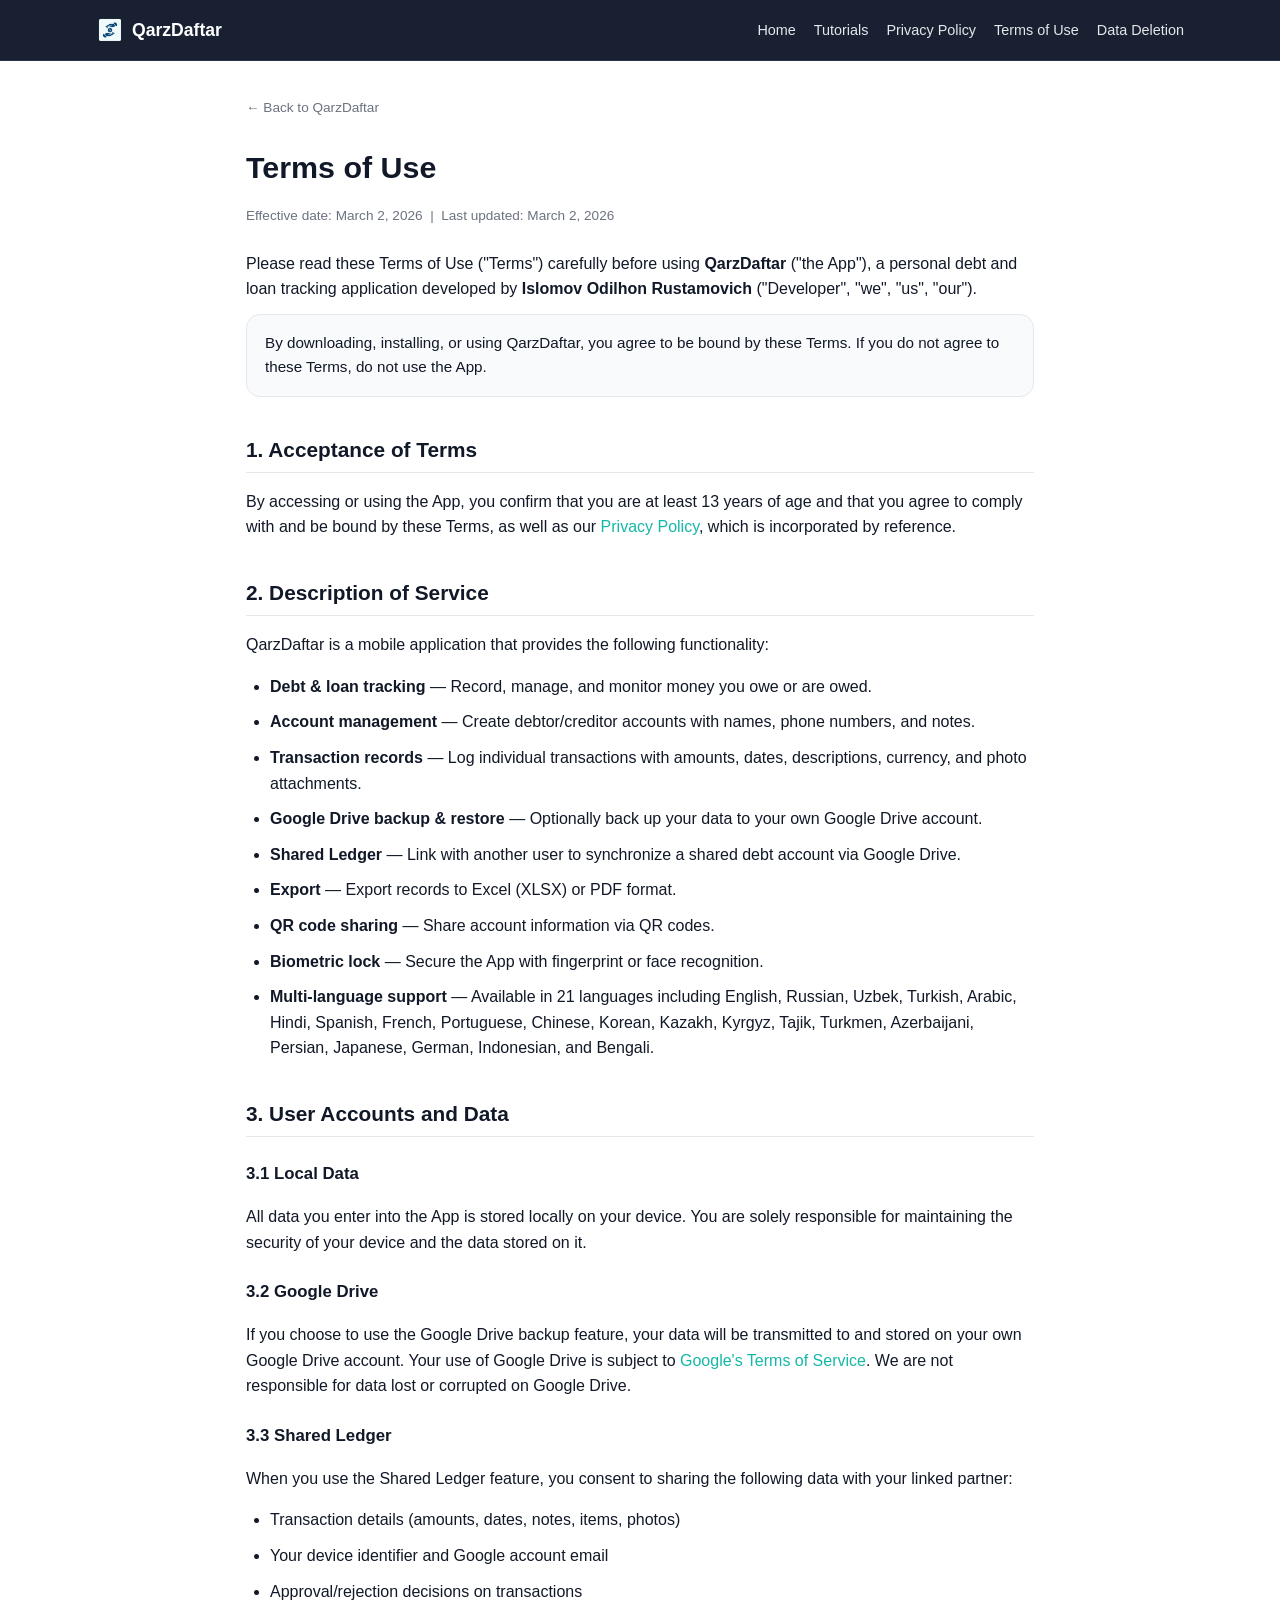
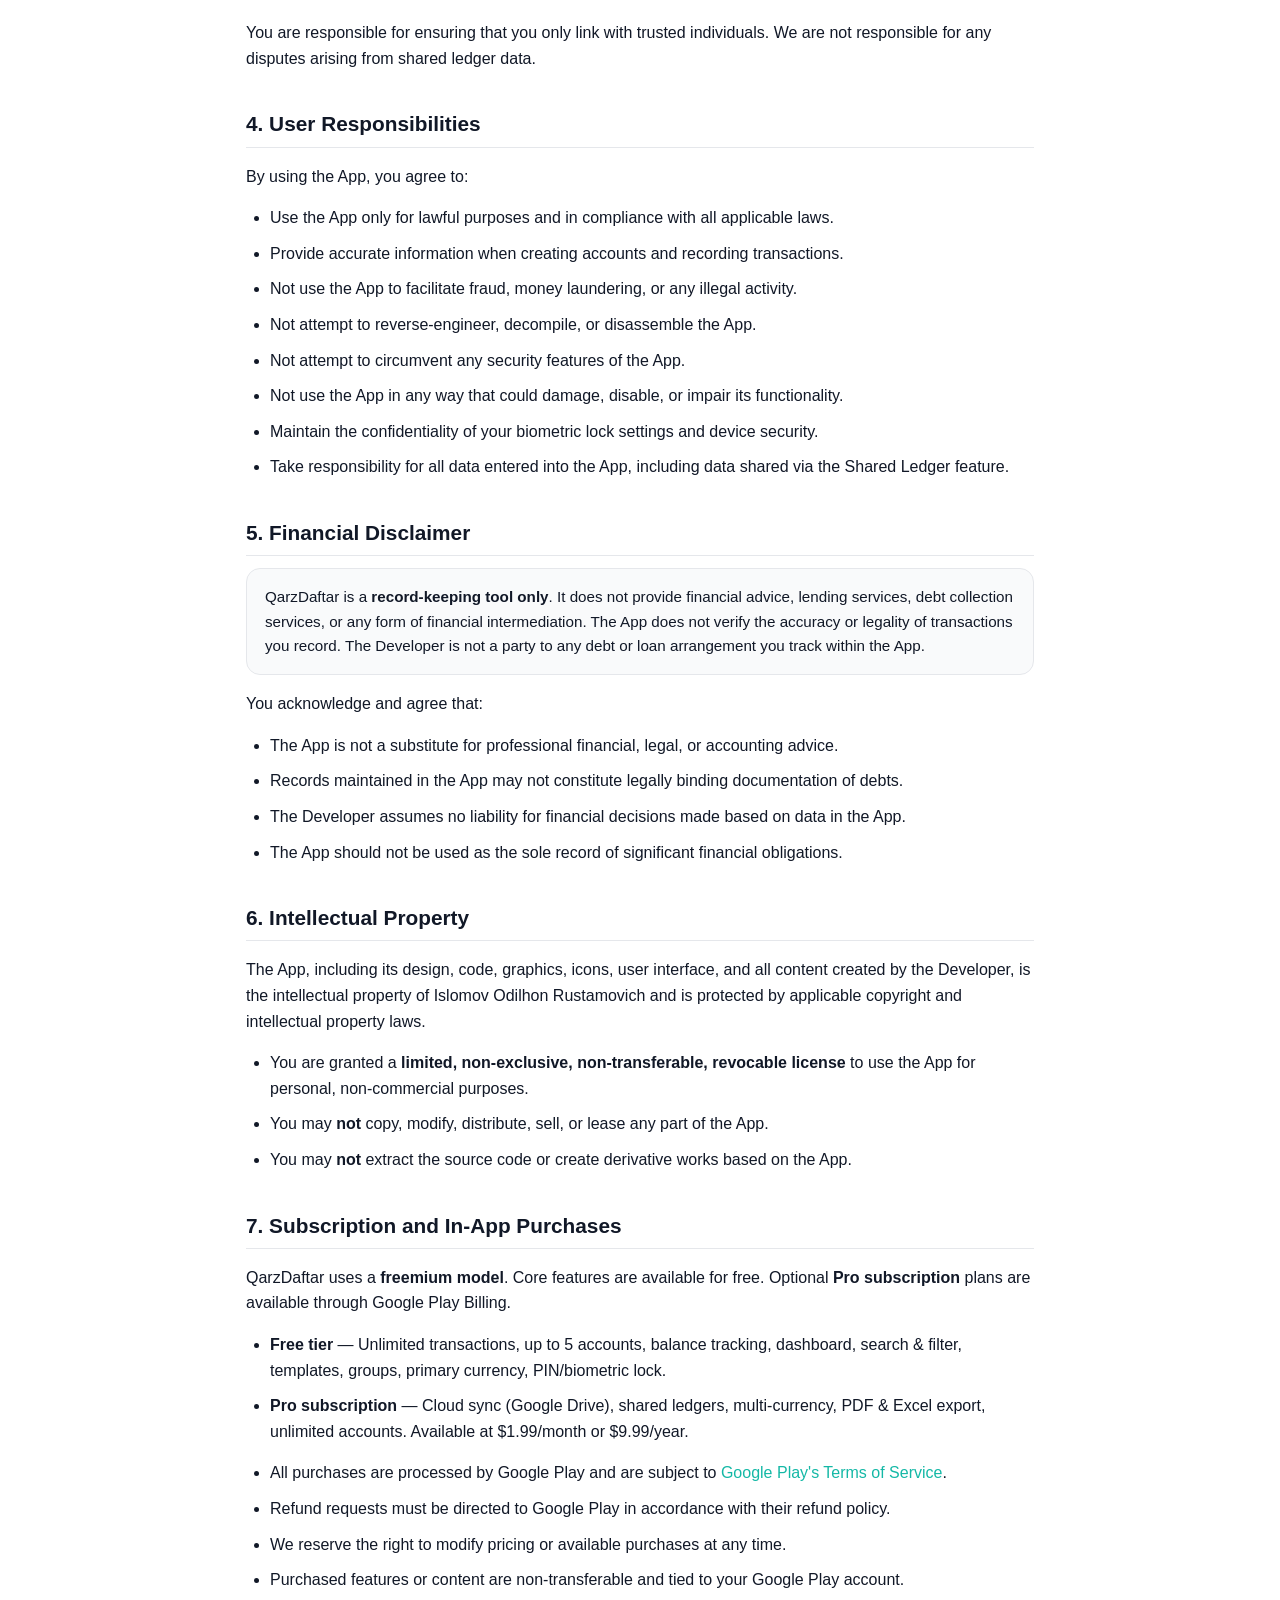
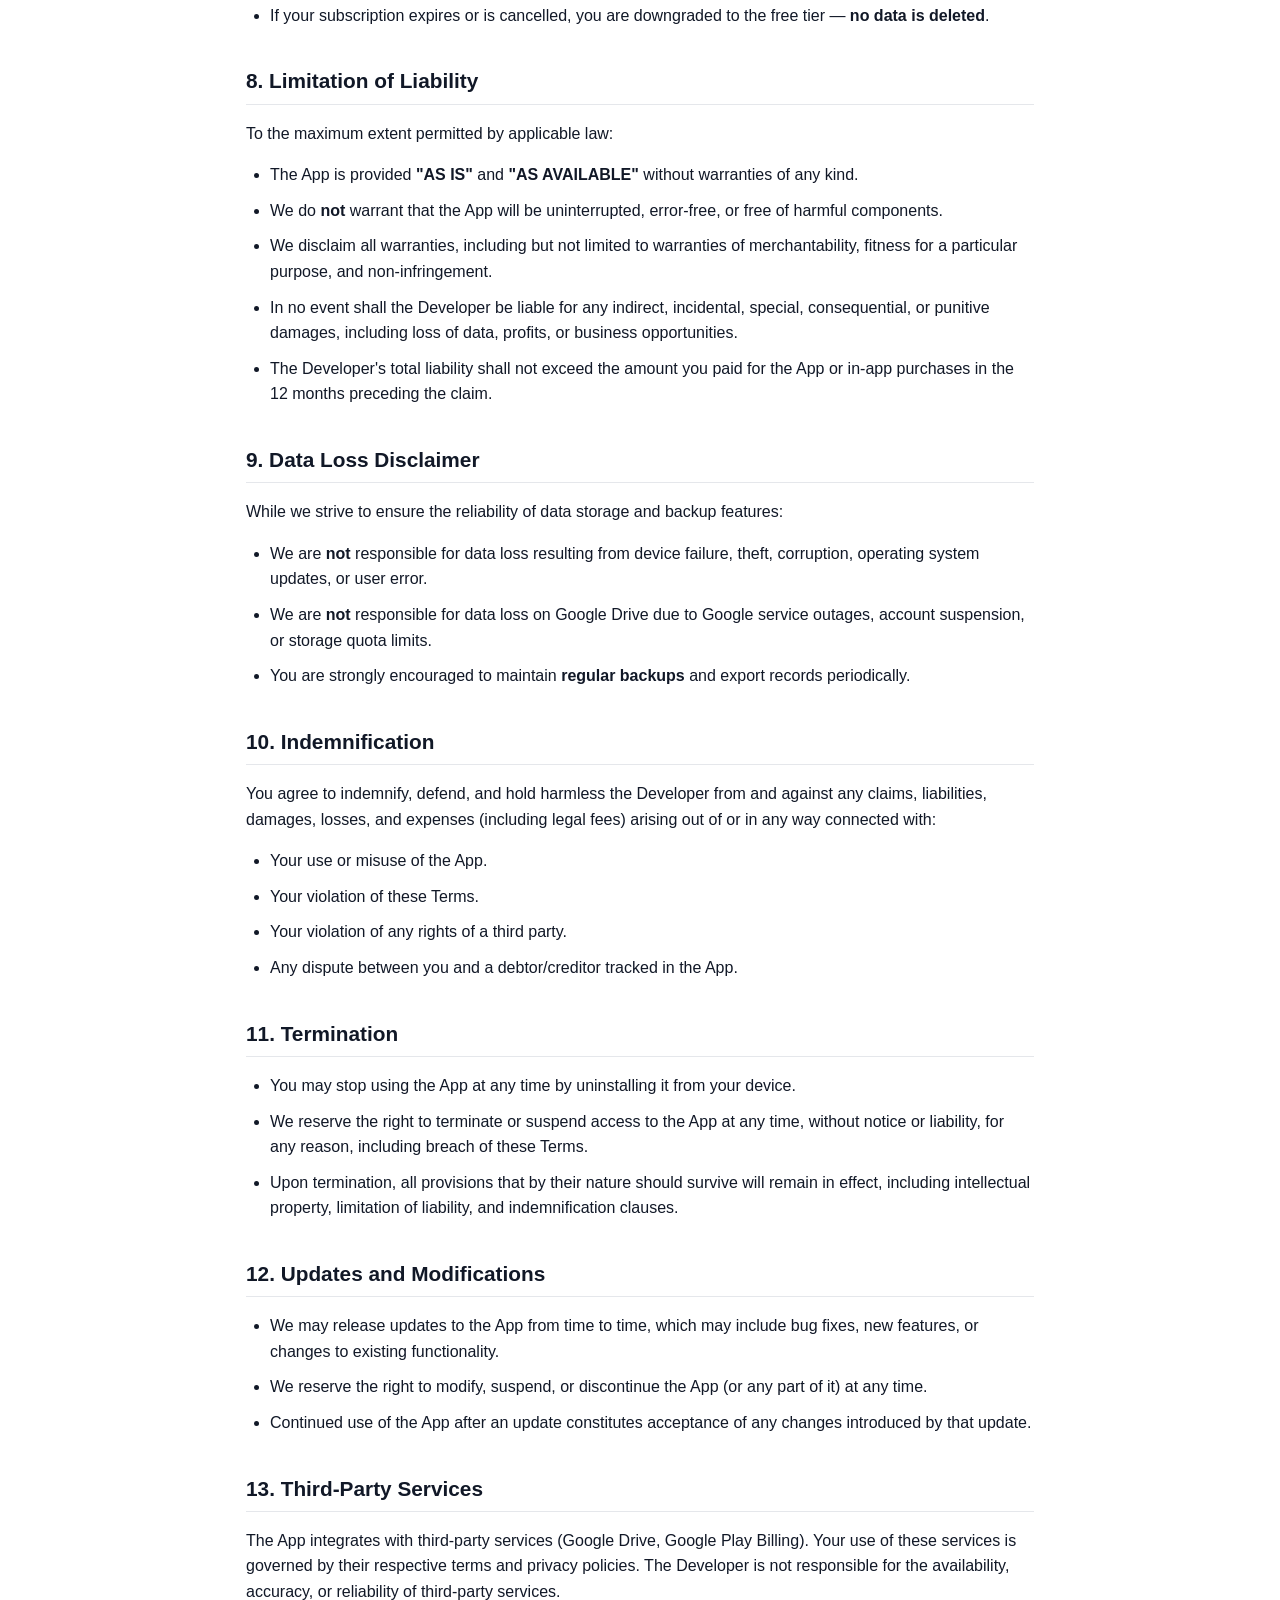
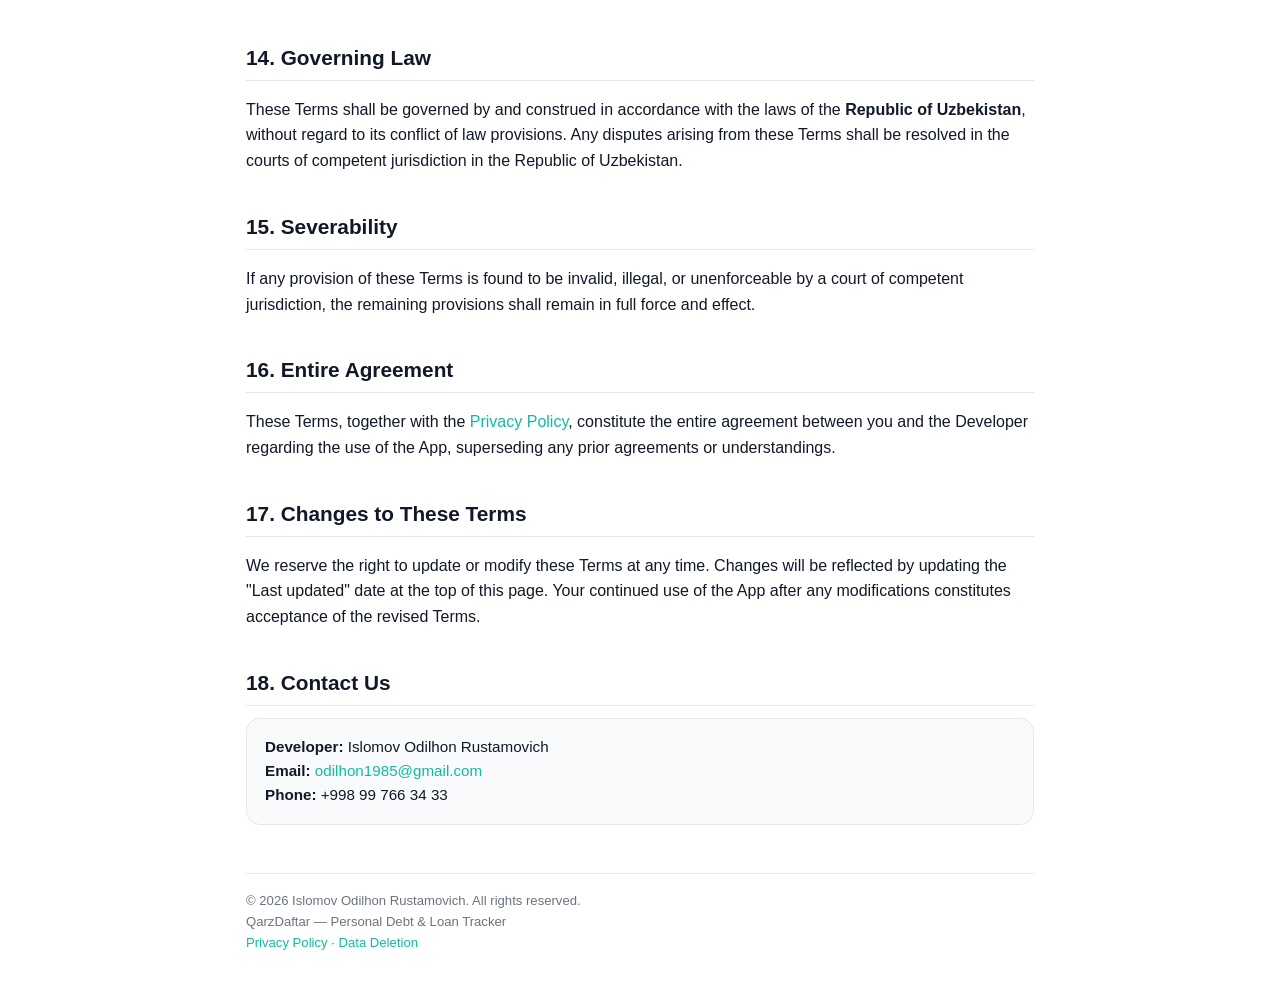
<file: terms/index.html>
<!DOCTYPE html>
<html lang="en">
<head>
    <meta charset="UTF-8" />
    <title>Terms of Use — QarzDaftar</title>
    <meta name="viewport" content="width=device-width, initial-scale=1.0" />
    <meta name="description" content="QarzDaftar Terms of Use: rules and conditions for using the app." />

    <!-- Google site verification (placeholder) -->
    <!-- <meta name="google-site-verification" content="YOUR_VERIFICATION_CODE_HERE" /> -->

    <link rel="icon" href="../assets/img/app-icon.webp" type="image/webp" />
    <link rel="stylesheet" href="../assets/css/main.css" />
</head>
<body>
    <header class="header">
        <div class="container header-inner">
            <a href="../index.html" class="logo">
                <img src="../assets/img/app-icon.webp" alt="QarzDaftar icon" />
                QarzDaftar
            </a>

            <button class="hamburger" aria-label="Menu" onclick="toggleMenu()">
                <span></span><span></span><span></span>
            </button>

            <ul class="nav-links" id="navLinks">
                <li><a href="../index.html">Home</a></li>
                <li><a href="../tutorials/index.html">Tutorials</a></li>
                <li><a href="../privacy/index.html">Privacy Policy</a></li>
                <li><a href="./index.html">Terms of Use</a></li>
                <li><a href="../data-deletion/index.html">Data Deletion</a></li>
            </ul>
        </div>
    </header>

    <main class="policy-page">
        <div class="policy-header">
            <a class="back-link" href="../index.html">← Back to QarzDaftar</a>
        </div>

        <h1 class="policy-title">Terms of Use</h1>
        <p class="policy-meta">Effective date: March 2, 2026 &nbsp;|&nbsp; Last updated: March 2, 2026</p>

        <div class="policy-content">
            <p>
                Please read these Terms of Use ("Terms") carefully before using <strong>QarzDaftar</strong> ("the App"),
                a personal debt and loan tracking application developed by <strong>Islomov Odilhon Rustamovich</strong>
                ("Developer", "we", "us", "our").
            </p>

            <div class="contact-box">
                By downloading, installing, or using QarzDaftar, you agree to be bound by these Terms.
                If you do not agree to these Terms, do not use the App.
            </div>

            <h2>1. Acceptance of Terms</h2>
            <p>By accessing or using the App, you confirm that you are at least 13 years of age and that you agree to comply with and be bound by these Terms, as well as our <a href="privacy/index.html">Privacy Policy</a>, which is incorporated by reference.</p>

            <h2>2. Description of Service</h2>
            <p>QarzDaftar is a mobile application that provides the following functionality:</p>
            <ul>
                <li><strong>Debt &amp; loan tracking</strong> — Record, manage, and monitor money you owe or are owed.</li>
                <li><strong>Account management</strong> — Create debtor/creditor accounts with names, phone numbers, and notes.</li>
                <li><strong>Transaction records</strong> — Log individual transactions with amounts, dates, descriptions, currency, and photo attachments.</li>
                <li><strong>Google Drive backup &amp; restore</strong> — Optionally back up your data to your own Google Drive account.</li>
                <li><strong>Shared Ledger</strong> — Link with another user to synchronize a shared debt account via Google Drive.</li>
                <li><strong>Export</strong> — Export records to Excel (XLSX) or PDF format.</li>
                <li><strong>QR code sharing</strong> — Share account information via QR codes.</li>
                <li><strong>Biometric lock</strong> — Secure the App with fingerprint or face recognition.</li>
                <li><strong>Multi-language support</strong> — Available in 21 languages including English, Russian, Uzbek, Turkish, Arabic, Hindi, Spanish, French, Portuguese, Chinese, Korean, Kazakh, Kyrgyz, Tajik, Turkmen, Azerbaijani, Persian, Japanese, German, Indonesian, and Bengali.</li>
            </ul>

            <h2>3. User Accounts and Data</h2>

            <h3>3.1 Local Data</h3>
            <p>All data you enter into the App is stored locally on your device. You are solely responsible for maintaining the security of your device and the data stored on it.</p>

            <h3>3.2 Google Drive</h3>
            <p>If you choose to use the Google Drive backup feature, your data will be transmitted to and stored on your own Google Drive account. Your use of Google Drive is subject to <a href="https://policies.google.com/terms" target="_blank" rel="noopener">Google's Terms of Service</a>. We are not responsible for data lost or corrupted on Google Drive.</p>

            <h3>3.3 Shared Ledger</h3>
            <p>When you use the Shared Ledger feature, you consent to sharing the following data with your linked partner:</p>
            <ul>
                <li>Transaction details (amounts, dates, notes, items, photos)</li>
                <li>Your device identifier and Google account email</li>
                <li>Approval/rejection decisions on transactions</li>
            </ul>
            <p>You are responsible for ensuring that you only link with trusted individuals. We are not responsible for any disputes arising from shared ledger data.</p>

            <h2>4. User Responsibilities</h2>
            <p>By using the App, you agree to:</p>
            <ul>
                <li>Use the App only for lawful purposes and in compliance with all applicable laws.</li>
                <li>Provide accurate information when creating accounts and recording transactions.</li>
                <li>Not use the App to facilitate fraud, money laundering, or any illegal activity.</li>
                <li>Not attempt to reverse-engineer, decompile, or disassemble the App.</li>
                <li>Not attempt to circumvent any security features of the App.</li>
                <li>Not use the App in any way that could damage, disable, or impair its functionality.</li>
                <li>Maintain the confidentiality of your biometric lock settings and device security.</li>
                <li>Take responsibility for all data entered into the App, including data shared via the Shared Ledger feature.</li>
            </ul>

            <h2>5. Financial Disclaimer</h2>
            <div class="contact-box">
                QarzDaftar is a <strong>record-keeping tool only</strong>. It does not provide financial advice, lending services, debt collection services, or any form of financial intermediation. The App does not verify the accuracy or legality of transactions you record. The Developer is not a party to any debt or loan arrangement you track within the App.
            </div>
            <p>You acknowledge and agree that:</p>
            <ul>
                <li>The App is not a substitute for professional financial, legal, or accounting advice.</li>
                <li>Records maintained in the App may not constitute legally binding documentation of debts.</li>
                <li>The Developer assumes no liability for financial decisions made based on data in the App.</li>
                <li>The App should not be used as the sole record of significant financial obligations.</li>
            </ul>

            <h2>6. Intellectual Property</h2>
            <p>The App, including its design, code, graphics, icons, user interface, and all content created by the Developer, is the intellectual property of Islomov Odilhon Rustamovich and is protected by applicable copyright and intellectual property laws.</p>
            <ul>
                <li>You are granted a <strong>limited, non-exclusive, non-transferable, revocable license</strong> to use the App for personal, non-commercial purposes.</li>
                <li>You may <strong>not</strong> copy, modify, distribute, sell, or lease any part of the App.</li>
                <li>You may <strong>not</strong> extract the source code or create derivative works based on the App.</li>
            </ul>

            <h2>7. Subscription and In-App Purchases</h2>
            <p>QarzDaftar uses a <strong>freemium model</strong>. Core features are available for free. Optional <strong>Pro subscription</strong> plans are available through Google Play Billing.</p>
            <ul>
                <li><strong>Free tier</strong> — Unlimited transactions, up to 5 accounts, balance tracking, dashboard, search &amp; filter, templates, groups, primary currency, PIN/biometric lock.</li>
                <li><strong>Pro subscription</strong> — Cloud sync (Google Drive), shared ledgers, multi-currency, PDF &amp; Excel export, unlimited accounts. Available at $1.99/month or $9.99/year.</li>
            </ul>
            <ul>
                <li>All purchases are processed by Google Play and are subject to <a href="https://play.google.com/intl/en_us/about/play-terms/" target="_blank" rel="noopener">Google Play's Terms of Service</a>.</li>
                <li>Refund requests must be directed to Google Play in accordance with their refund policy.</li>
                <li>We reserve the right to modify pricing or available purchases at any time.</li>
                <li>Purchased features or content are non-transferable and tied to your Google Play account.</li>
                <li>If your subscription expires or is cancelled, you are downgraded to the free tier — <strong>no data is deleted</strong>.</li>
            </ul>

            <h2>8. Limitation of Liability</h2>
            <p>To the maximum extent permitted by applicable law:</p>
            <ul>
                <li>The App is provided <strong>"AS IS"</strong> and <strong>"AS AVAILABLE"</strong> without warranties of any kind.</li>
                <li>We do <strong>not</strong> warrant that the App will be uninterrupted, error-free, or free of harmful components.</li>
                <li>We disclaim all warranties, including but not limited to warranties of merchantability, fitness for a particular purpose, and non-infringement.</li>
                <li>In no event shall the Developer be liable for any indirect, incidental, special, consequential, or punitive damages, including loss of data, profits, or business opportunities.</li>
                <li>The Developer's total liability shall not exceed the amount you paid for the App or in-app purchases in the 12 months preceding the claim.</li>
            </ul>

            <h2>9. Data Loss Disclaimer</h2>
            <p>While we strive to ensure the reliability of data storage and backup features:</p>
            <ul>
                <li>We are <strong>not</strong> responsible for data loss resulting from device failure, theft, corruption, operating system updates, or user error.</li>
                <li>We are <strong>not</strong> responsible for data loss on Google Drive due to Google service outages, account suspension, or storage quota limits.</li>
                <li>You are strongly encouraged to maintain <strong>regular backups</strong> and export records periodically.</li>
            </ul>

            <h2>10. Indemnification</h2>
            <p>You agree to indemnify, defend, and hold harmless the Developer from and against any claims, liabilities, damages, losses, and expenses (including legal fees) arising out of or in any way connected with:</p>
            <ul>
                <li>Your use or misuse of the App.</li>
                <li>Your violation of these Terms.</li>
                <li>Your violation of any rights of a third party.</li>
                <li>Any dispute between you and a debtor/creditor tracked in the App.</li>
            </ul>

            <h2>11. Termination</h2>
            <ul>
                <li>You may stop using the App at any time by uninstalling it from your device.</li>
                <li>We reserve the right to terminate or suspend access to the App at any time, without notice or liability, for any reason, including breach of these Terms.</li>
                <li>Upon termination, all provisions that by their nature should survive will remain in effect, including intellectual property, limitation of liability, and indemnification clauses.</li>
            </ul>

            <h2>12. Updates and Modifications</h2>
            <ul>
                <li>We may release updates to the App from time to time, which may include bug fixes, new features, or changes to existing functionality.</li>
                <li>We reserve the right to modify, suspend, or discontinue the App (or any part of it) at any time.</li>
                <li>Continued use of the App after an update constitutes acceptance of any changes introduced by that update.</li>
            </ul>

            <h2>13. Third-Party Services</h2>
            <p>The App integrates with third-party services (Google Drive, Google Play Billing). Your use of these services is governed by their respective terms and privacy policies. The Developer is not responsible for the availability, accuracy, or reliability of third-party services.</p>

            <h2>14. Governing Law</h2>
            <p>These Terms shall be governed by and construed in accordance with the laws of the <strong>Republic of Uzbekistan</strong>, without regard to its conflict of law provisions. Any disputes arising from these Terms shall be resolved in the courts of competent jurisdiction in the Republic of Uzbekistan.</p>

            <h2>15. Severability</h2>
            <p>If any provision of these Terms is found to be invalid, illegal, or unenforceable by a court of competent jurisdiction, the remaining provisions shall remain in full force and effect.</p>

            <h2>16. Entire Agreement</h2>
            <p>These Terms, together with the <a href="privacy/index.html">Privacy Policy</a>, constitute the entire agreement between you and the Developer regarding the use of the App, superseding any prior agreements or understandings.</p>

            <h2>17. Changes to These Terms</h2>
            <p>We reserve the right to update or modify these Terms at any time. Changes will be reflected by updating the "Last updated" date at the top of this page. Your continued use of the App after any modifications constitutes acceptance of the revised Terms.</p>

            <h2>18. Contact Us</h2>
            <div class="contact-box">
                <strong>Developer:</strong> Islomov Odilhon Rustamovich<br />
                <strong>Email:</strong> <a href="mailto:odilhon1985@gmail.com">odilhon1985@gmail.com</a><br />
                <strong>Phone:</strong> +998 99 766 34 33
            </div>
        </div>

        <footer class="policy-footer">
            © 2026 Islomov Odilhon Rustamovich. All rights reserved.<br />
            QarzDaftar — Personal Debt &amp; Loan Tracker<br />
            <a href="../privacy/index.html">Privacy Policy</a> · <a href="../data-deletion/index.html">Data Deletion</a>
        </footer>
    </main>

    <script src="../assets/js/main.js"></script>
</body>
</html>
</file>
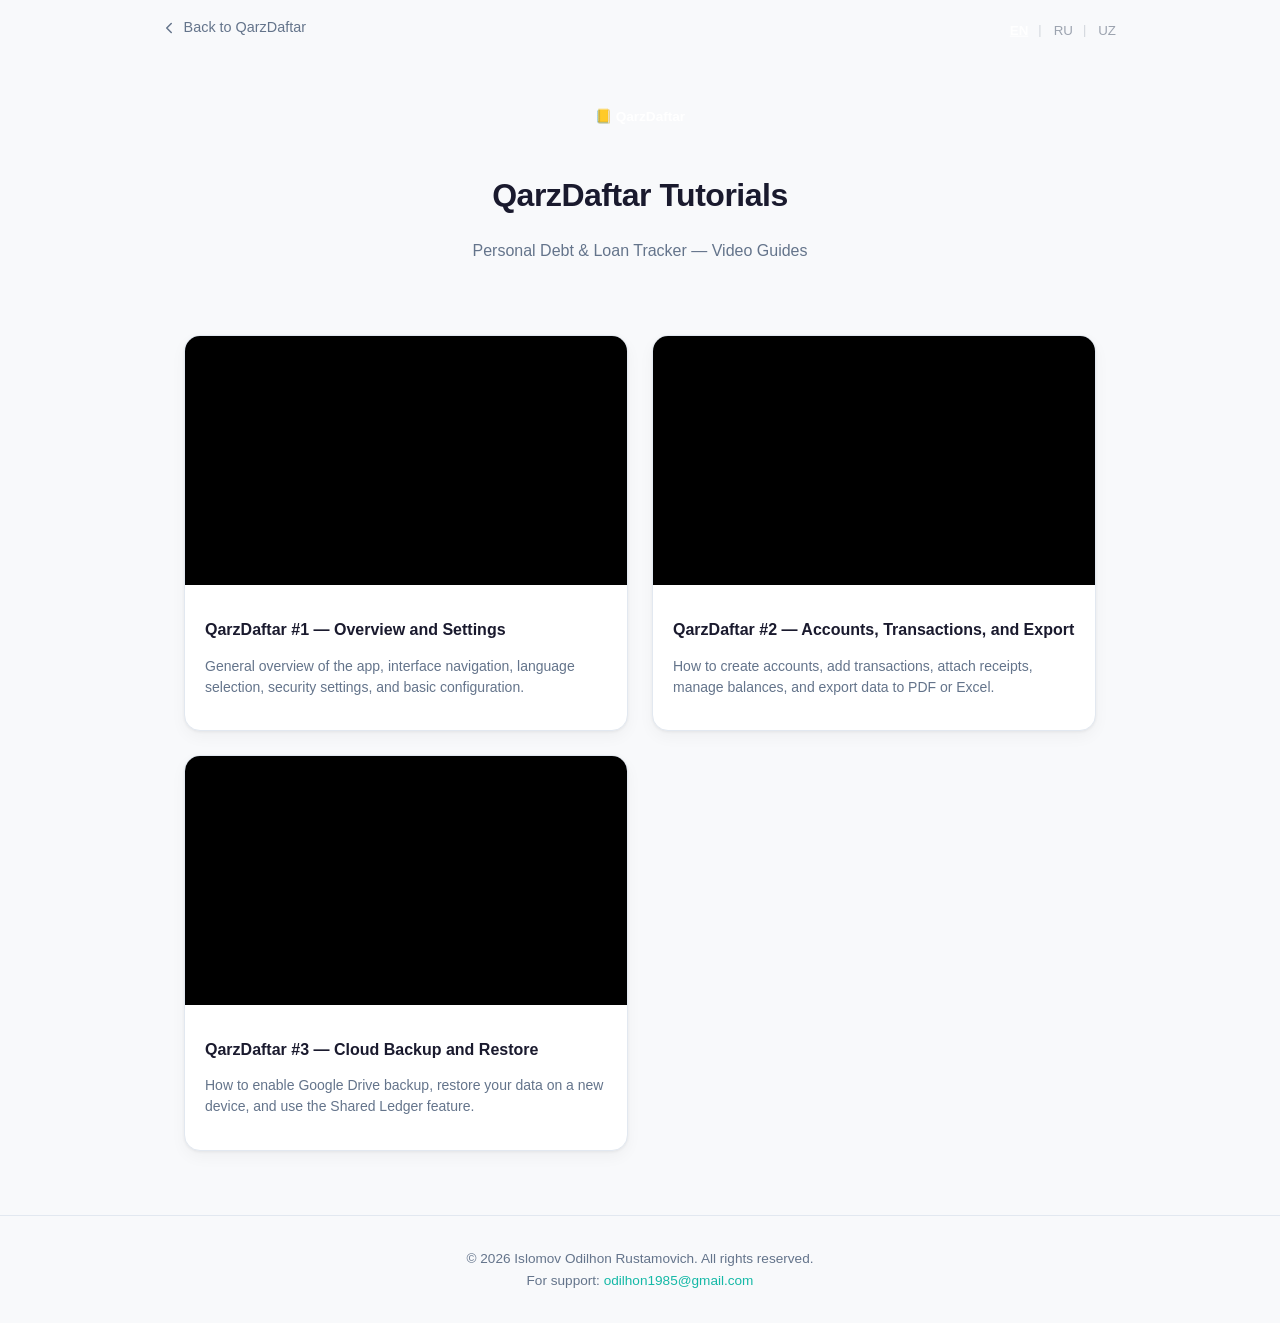
<file: tutorials/index.html>
<!DOCTYPE html>
<html lang="en" data-i18n-title="tutorials_heroTitle">
<head>
    <meta charset="UTF-8" />
    <title>Tutorials — QarzDaftar</title>
    <meta name="viewport" content="width=device-width, initial-scale=1.0" />
    <meta name="description" content="Step-by-step video tutorials for QarzDaftar: overview, accounts & transactions, and cloud backup." />

    <!-- Google site verification (placeholder) -->
    <!-- <meta name="google-site-verification" content="YOUR_VERIFICATION_CODE_HERE" /> -->

    <link rel="icon" href="../assets/img/app-icon.webp" type="image/webp" />
    <link rel="stylesheet" href="../assets/css/main.css" />
</head>
<body>

    <!-- Navigation (back to main site) -->
    <nav class="page-nav container">
        <a href="../index.html" class="page-nav__back">
            <svg xmlns="http://www.w3.org/2000/svg" viewBox="0 0 24 24" fill="none" stroke="currentColor" stroke-width="2" stroke-linecap="round" stroke-linejoin="round"><polyline points="15 18 9 12 15 6"/></svg>
            <span data-i18n="backToQarzDaftar"></span>
        </a>
    </nav>

    <!-- Hero -->
    <header class="page-hero container">
        <span class="page-hero__badge" style="background:#0f76te;">📒 QarzDaftar</span>
        <h1 class="page-hero__title"><span data-i18n="tutorials_heroTitle"></span></h1>
        <p class="page-hero__project"><span data-i18n="tutorials_heroSubtitle"></span></p>
    </header>

    <!-- Tutorial Videos -->
    <main class="container">
        <div id="tutorials-grid" style="display:grid; grid-template-columns:repeat(auto-fill,minmax(min(100%,340px),1fr)); gap:1.5rem; padding:2rem 0 4rem;"></div>
    </main>

    <!-- Footer -->
    <footer class="site-footer">
        &copy; 2026 Islomov Odilhon Rustamovich. All rights reserved.<br />
        <span data-i18n="footer_supportLabel"></span> <a href="mailto:odilhon1985@gmail.com">odilhon1985@gmail.com</a>
    </footer>

    <!-- Inline styles (tutorials page) -->
    <style>
        body {
            font-family: -apple-system, BlinkMacSystemFont, "Segoe UI", Roboto, "Helvetica Neue", Arial, sans-serif;
            background: #f8f9fb;
            color: #1a1a2e;
            margin: 0;
            min-height: 100vh;
            display: flex;
            flex-direction: column;
        }

        a {
            color: #0f76te;
            text-decoration: none;
        }

        .container {
            width: 100%;
            max-width: 960px;
            margin: 0 auto;
            padding: 0 1.5rem;
        }

        /* Nav */
        .page-nav {
            padding: 1rem 0;
        }

        .page-nav__back {
            display: inline-flex;
            align-items: center;
            gap: 0.35rem;
            font-size: 0.9rem;
            font-weight: 500;
            color: #64748b;
        }

        .page-nav__back:hover {
            color: #0f76te;
        }

        .page-nav__back svg {
            width: 18px;
            height: 18px;
        }

        /* Hero */
        .page-hero {
            padding: 2.5rem 0 1.5rem;
            text-align: center;
        }

        .page-hero__badge {
            display: inline-flex;
            align-items: center;
            gap: 0.4rem;
            font-size: 0.85rem;
            font-weight: 600;
            padding: 0.35rem 0.9rem;
            border-radius: 999px;
            margin-bottom: 1rem;
            color: #fff;
        }

        .page-hero__title {
            font-size: clamp(1.5rem, 3.5vw, 2rem);
            font-weight: 800;
            letter-spacing: -0.015em;
            margin-bottom: 0.25rem;
        }

        .page-hero__project {
            font-size: 1rem;
            color: #64748b;
        }

        /* Tutorial cards */
        .tutorial-card {
            background: #ffffff;
            border: 1px solid #e2e8f0;
            border-radius: 16px;
            overflow: hidden;
            box-shadow: 0 1px 3px rgba(0,0,0,0.06), 0 6px 16px rgba(0,0,0,0.04);
            transition: box-shadow 0.25s cubic-bezier(0.4,0,0.2,1), transform 0.25s cubic-bezier(0.4,0,0.2,1);
        }

        .tutorial-card:hover {
            box-shadow: 0 4px 12px rgba(0,0,0,0.08), 0 12px 32px rgba(0,0,0,0.06);
            transform: translateY(-2px);
        }

        .tutorial-card__video {
            position: relative;
            width: 100%;
            padding-top: 56.25%; /* 16:9 */
            background: #000;
        }

        .tutorial-card__video iframe {
            position: absolute;
            top: 0;
            left: 0;
            width: 100%;
            height: 100%;
            border: 0;
        }

        .tutorial-card__body {
            padding: 1.15rem 1.25rem;
        }

        .tutorial-card__title {
            font-size: 1rem;
            font-weight: 600;
            margin-bottom: 0.25rem;
            line-height: 1.4;
        }

        .tutorial-card__description {
            font-size: 0.875rem;
            color: #64748b;
            line-height: 1.5;
        }

        /* Footer */
        .site-footer {
            margin-top: auto;
            text-align: center;
            color: #64748b;
            font-size: 0.85rem;
            padding: 2rem 1rem;
            border-top: 1px solid #e2e8f0;
        }

        .site-footer a {
            color: #0f76te;
            font-weight: 500;
        }

        /* Mobile */
        @media (max-width: 640px) {
            #tutorials-grid {
                grid-template-columns: 1fr !important;
                gap: 1.25rem !important;
                padding: 1.5rem 0 3rem !important;
            }

            .tutorial-card__body {
                padding: 1rem;
            }

            .page-hero {
                padding: 1.5rem 0 1rem;
            }
        }
    </style>

    <!-- i18n script (v=3 to force reload) -->
    <script src="../assets/js/i18n.js?v=3"></script>

    <!-- Tutorials dynamic content with i18n support -->
    <script>
        (function () {
            const grid = document.getElementById('tutorials-grid');
            if (!grid) return;

            // Video list: IDs and translation keys
            const videos = [
                {
                    youtubeId: "Bw4rSLz2SvU",
                    titleKey: "tutorial1_title",
                    descKey: "tutorial1_desc"
                },
                {
                    youtubeId: "fm4E_e-0oTo",
                    titleKey: "tutorial2_title",
                    descKey: "tutorial2_desc"
                },
                {
                    youtubeId: "leJDQyB5kcU",
                    titleKey: "tutorial3_title",
                    descKey: "tutorial3_desc"
                }
            ];

            // Safe translation helper
            function getT(key) {
                try {
                    if (window.QD_I18N && typeof window.QD_I18N.t === 'function') {
                        var val = window.QD_I18N.t(key);
                        if (val && String(val).trim() !== '') return val;
                    }
                } catch (e) { /* ignore */ }
                // Fallback: use key itself so content is never empty
                return key;
            }

            // Escape HTML for text nodes to avoid breaking layout
            function esc(str) {
                var s = String(str);
                return s.replace(/&/g, '&amp;')
                        .replace(/</g, '&lt;')
                        .replace(/>/g, '&gt;')
                        .replace(/"/g, '&quot;');
            }

            // Render all tutorial cards
            function renderTutorials() {
                grid.innerHTML = '';

                videos.forEach(function (v) {
                    var title = getT(v.titleKey);
                    var desc  = getT(v.descKey);

                    var card = document.createElement('div');
                    card.className = 'tutorial-card';

                    // Build HTML for each card
                    card.innerHTML =
                        '<div class="tutorial-card__video">' +
                            '<iframe'
                                + ' src="https://www.youtube-nocookie.com/embed/' + v.youtubeId + '"'
                                + ' title="' + esc(title) + '"'
                                + ' allow="accelerometer; autoplay; clipboard-write; encrypted-media; gyroscope; picture-in-picture"'
                                + ' allowfullscreen'
                                + ' loading="lazy">'
                            + '</iframe>'
                        + '</div>'
                        + '<div class="tutorial-card__body">'
                            + '<h3 class="tutorial-card__title">' + esc(title) + '</h3>'
                            + '<p class="tutorial-card__description">' + esc(desc) + '</p>'
                        + '</div>';

                    grid.appendChild(card);
                });
            }

            // Initialize: wait for QD_I18N, then render and subscribe to language changes
            function init() {
                if (window.QD_I18N && typeof window.QD_I18N.t === 'function') {
                    // Small delay to ensure translations are fully loaded
                    setTimeout(function () {
                        renderTutorials();

                        // Update cards instantly when user switches language
                        window.QD_I18N.onLangChange(renderTutorials);
                    }, 50);
                } else {
                    // If i18n not ready yet, try again; fallback after a short time
                    setTimeout(function () {
                        if (!window.QD_I18N) {
                            renderTutorials();
                        } else {
                            init();
                        }
                    }, 100);
                }
            }

            // Start initialization
            init();
        })();
    </script>
</body>
</html>
</file>
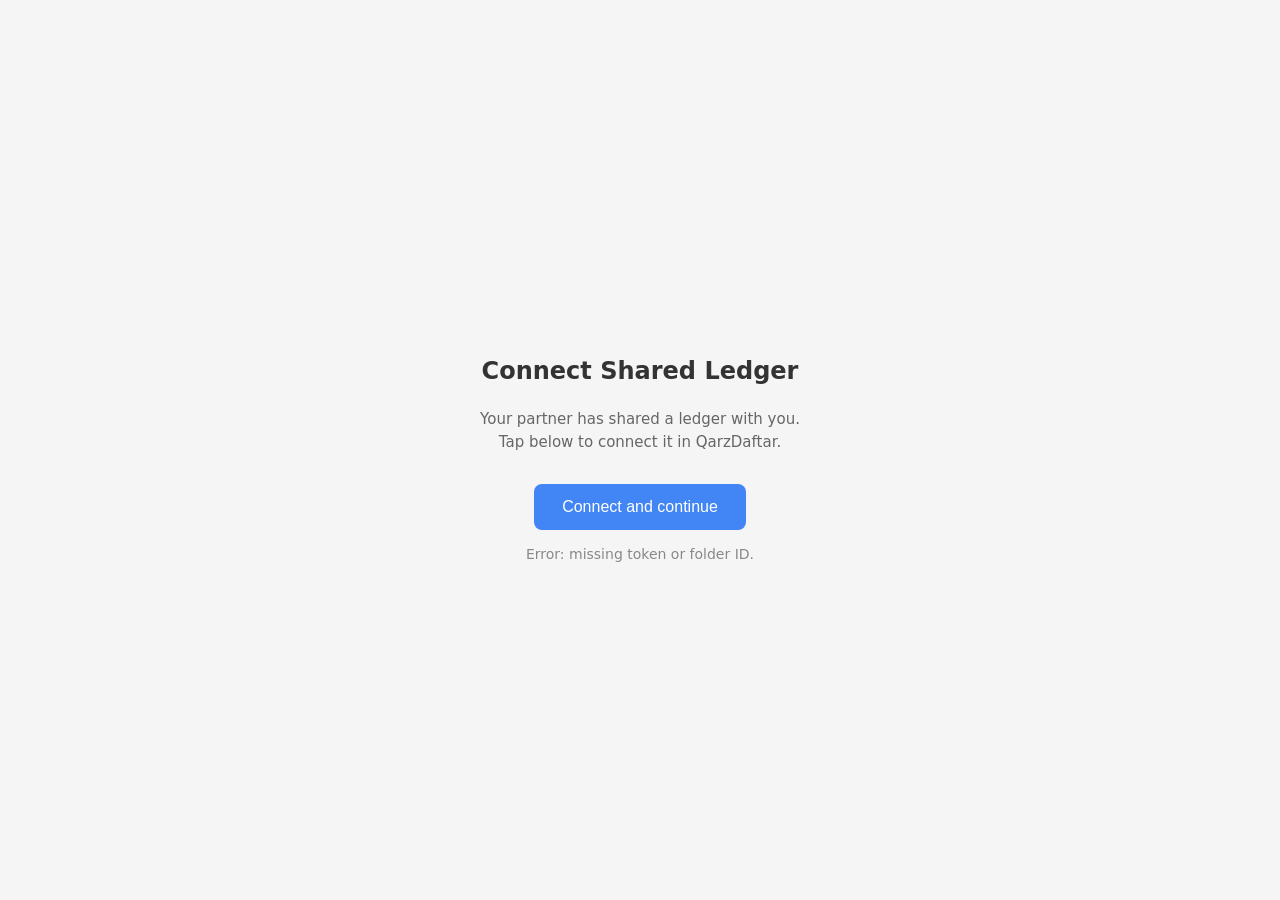
<file: picker.html>
<!DOCTYPE html>
<html lang="en">
<head>
  <meta charset="UTF-8">
  <title id="page-title">Connect Shared Ledger</title>
  <meta name="viewport" content="width=device-width, initial-scale=1.0">
  <script src="https://apis.google.com/js/api.js"></script>
  <style>
    body {
      font-family: system-ui,-apple-system,BlinkMacSystemFont,sans-serif;
      display:flex;flex-direction:column;align-items:center;justify-content:center;
      min-height:100vh;margin:0;background:#f5f5f5;padding:20px;box-sizing:border-box;
    }
    h2{color:#333;text-align:center;margin-bottom:8px}
    p{color:#666;text-align:center;max-width:340px;font-size:15px;line-height:1.5}
    button{background:#4285f4;color:#fff;border:none;padding:14px 28px;border-radius:8px;font-size:16px;cursor:pointer;margin-top:16px}
    #status{color:#888;margin-top:16px;text-align:center;font-size:14px}
  </style>
</head>
<body>
<h2 id="t-title"></h2>
<p id="t-desc"></p>
<button onclick="startPicker()" id="t-btn">Connect to Shared Ledger</button>
<div id="status"></div>
<script>
const API_KEY="AIzaSyC5C7fYY21jX9Hkb5CARB3x9SM2dxiEY0A";
const APP_ID="777931568337";
const PACKAGE="uz.devior.qarzdaftar";

// Translations (same as before)
const T={
uz:{t:"Umumiy kitobni ulash",d:"Hamkor sizga qarz-kitobini ulashgan. Ushbu sahifada bitta tugmani bosib, uni QarzDaftar ilovangiz bilan ulang.",b:"Ulashish va davom etish"},
ru:{t:"Подключить общий журнал",d:"Ваш партнёр поделился с вами журналом. Нажмите кнопку ниже, чтобы подключить его в QarzDaftar.",b:"Подключиться и продолжить"},
en:{t:"Connect Shared Ledger",d:"Your partner has shared a ledger with you. Tap below to connect it in QarzDaftar.",b:"Connect and continue"},
tr:{t:"Paylaşılan Defteri Bağla",d:"Ortağınız sizinle bir defter paylaştı. Aşağıdaki butona dokunarak QarzDaftar’da bağlayın.",b:"Bağlan ve devam et"},
de:{t:"Gemeinsames Konto verbinden",d:"Ihr Partner hat ein Konto mit Ihnen geteilt. Tippen Sie unten, um es in QarzDaftar zu verknüpfen.",b:"Verbinden und fortfahren"},
fr:{t:"Connecter le registre partagé",d:"Votre partenaire a partagé un registre avec vous. Appuyez ci-dessous pour le connecter dans QarzDaftar.",b:"Connecter et continuer"},
es:{t:"Conectar libro compartido",d:"Tu socio ha compartido un libro contigo. Toca abajo para conectarlo en QarzDaftar.",b:"Conectar y continuar"},
pt:{t:"Conectar livro compartilhado",d:"Seu parceiro compartilhou um livro com você. Toque abaixo para conectá-lo no QarzDaftar.",b:"Conectar e continuar"},
it:{t:"Collega registro condiviso",d:"Il tuo partner ha condiviso un registro con te. Tocca sotto per collegarlo in QarzDaftar.",b:"Collega e continua"},
nl:{t:"Gedeeld register verbinden",d:"Uw partner heeft een register met u gedeeld. Tik hieronder om het in QarzDaftar te koppelen.",b:"Verbinden en doorgaan"},
pl:{t:"Połącz wspólny rejestr",d:"Twój partner udostępnił Ci rejestr. Dotknij poniżej, aby połączyć go w QarzDaftar.",b:"Połącz i kontynuuj"},
cs:{t:"Připojit sdílený účet",d:"Váš partner s vámi sdílí účet. Klepnutím níže ho připojte v QarzDaftar.",b:"Připojit a pokračovat"},
sk:{t:"Pripojiť zdieľaný účet",d:"Váš partner s vami zdieľa účet. Klepnutím nižšie ho pripojte v QarzDaftar.",b:"Pripojiť a pokračovať"},
hu:{t:"Megosztott könyv csatlakoztatása",d:"Partnered megosztotta veled a könyvét. Koppints lentebb, hogy csatlakozz QarzDaftarban.",b:"Csatlakozás és folytatás"},
ro:{t:"Conectează registrul partajat",d:"Partenerul tău a partajat un registru cu tine. Apasă mai jos pentru a-l conecta în QarzDaftar.",b:"Conectare și continuare"},
bg:{t:"Свържи споделен регистър",d:"Вашият партньор е споделил регистър с вас. Натиснете по-долу, за да го свържете в QarzDaftar.",b:"Свържи и продължи"},
hr:{t:"Poveži zajednički registar",d:"Vaš partner je s vama podijelio registar. Dodirnite ispod da ga povežete u QarzDaftar.",b:"Poveži i nastavi"},
sl:{t:"Poveži skupni register",d:"Vaš partner vam je posredoval register. Dotaknite se spodaj, da ga povežete v QarzDaftar.",b:"Poveži in nadaljuj"},
sr:{t:"Повежи заједнички регистар",d:"Ваш партнер је поделио регистар са вама. Додирните испод да га повежете у QarzDaftar.",b:"Повежи и настави"},
mk:{t:"Поврзи споделен регистар",d:"Вашиот партнер ви подели регистар. Допрете подолу за да го поврзете во QarzDaftar.",b:"Поврзи и продолжи"},
sq:{t:"Lidh regjistrin e përbashkët",d:"Partneri juaj ka ndarë një regjistër me ju. Prekni më poshtë për ta lidhur në QarzDaftar.",b:"Lidhu dhe vazhd"}
}

function detectLang(){
  var p=new URLSearchParams(window.location.search);
  var l=(p.get("lang")||"").toLowerCase();
  if(T[l])return l;
  var b=(navigator.language||navigator.languages?.[0]||"en").slice(0,2);
  if(T[b])return b;
  return "en";
}

var lang=detectLang(),tr=T[lang];
document.getElementById("page-title").textContent=tr.t;
document.getElementById("t-title").textContent=tr.t;
document.getElementById("t-desc").textContent=tr.d;
document.getElementById("t-btn").textContent=tr.b;

// Read token and folderId from URL fragment (passed by Android app)
var fragment=new URLSearchParams(window.location.hash.substring(1));
var accessToken=fragment.get("token");
var folderId=fragment.get("folderId");

if(!accessToken || !folderId){
  document.getElementById("status").textContent="Error: missing token or folder ID.";
}

function startPicker(){
  if(!accessToken || !folderId){
    document.getElementById("status").textContent="Error: missing token or folder ID.";
    return;
  }
  document.getElementById("status").textContent="Loading...";
  gapi.load("picker",function(){loadPicker();});
}

function loadPicker(){
  if(!accessToken || !folderId){
    document.getElementById("status").textContent="Error: missing token or folder ID.";
    return;
  }

  // Use the Android app's token (same OAuth client) so access is registered correctly under drive.file.
  // Do NOT restrict to a single folderId; let user select the shared folder from Drive.
  var view=new google.picker.DocsView(google.picker.ViewId.FOLDERS)
      .setSelectFolderEnabled(true);

  var picker=new google.picker.PickerBuilder()
      .addView(view)
      .setOAuthToken(accessToken)
      .setDeveloperKey(API_KEY)
      .setAppId(APP_ID)
      .setCallback(pickerCallback)
      .build();

  picker.setVisible(true);
  document.getElementById("status").textContent="";
}

function pickerCallback(data){
  if(!data || !data[google.picker.Response.ACTION]){
    document.getElementById("status").textContent="Cancelled. Close this tab and try again.";
    return;
  }

  var action=data[google.picker.Response.ACTION];

  if(action===google.picker.Action.PICKED){
    var docs=data[google.picker.Response.DOCUMENTS];
    if(!docs || docs.length===0){
      document.getElementById("status").textContent="No folder selected.";
      return;
    }
    var id=docs[0].id;

    // Redirect back to app with the chosen folderId.
    var url="intent://picker?folderId="+encodeURIComponent(id)
            +"#Intent;scheme=qarz;package="+PACKAGE+";end";

    document.getElementById("status").textContent="Connecting...";
    window.location.href=url;
  } else if(action===google.picker.Action.CANCEL){
    document.getElementById("status").textContent="Cancelled. Close this tab and try again.";
  } else {
    document.getElementById("status").textContent="Picker failed or closed unexpectedly. Try again.";
  }
}
</script>
</body>
</html>
</file>
<file: assets/css/main.css>
/* QarzDaftar Landing Page — Global Styles */

:root {
  --primary: #0f766e;
  --primary-soft: #14b8a6;
  --accent: #0ea5e9;
  --bg: #ffffff;
  --bg-alt: #f5fbfa;
  --text: #111827;
  --muted: #6b7280;
  --border: #e5e7eb;
  --card-bg: #ffffff;
  --radius: 14px;
  --shadow-soft: 0 18px 40px rgba(15, 23, 42, 0.06);
  --font-sans: -apple-system, BlinkMacSystemFont, "Segoe UI", Roboto, Oxygen, Ubuntu, sans-serif;
}

*, *::before, *::after {
  box-sizing: border-box;
}

html {
  scroll-behavior: smooth;
}

body {
  margin: 0;
  font-family: var(--font-sans);
  color: var(--text);
  background: var(--bg);
  line-height: 1.6;
  -webkit-font-smoothing: antialiased;
}

a {
  color: var(--primary-soft);
  text-decoration: none;
}

a:hover {
  text-decoration: underline;
}

img {
  max-width: 100%;
  height: auto;
  display: block;
}

/* Layout */

.container {
  width: 100%;
  max-width: 1120px;
  margin: 0 auto;
  padding: 0 16px;
}

.section {
  padding: 56px 0 48px;
}

.section-alt {
  background: var(--bg-alt);
}

.section-title {
  font-size: 2rem;
  font-weight: 700;
  margin-bottom: 10px;
  color: #111827;
}

.section-subtitle {
  max-width: 640px;
  color: var(--muted);
  margin-bottom: 32px;
}

/* Header / Navbar */

.header {
  position: sticky;
  top: 0;
  z-index: 50;
  background: rgba(15, 23, 42, 0.96);
  backdrop-filter: blur(14px);
  border-bottom: 1px solid rgba(148, 163, 253, 0.15);
}

.header-inner {
  display: flex;
  align-items: center;
  justify-content: space-between;
  height: 60px;
}

.logo {
  display: inline-flex;
  align-items: center;
  gap: 8px;
  color: #ffffff;
  font-weight: 700;
  font-size: 1.1rem;
}

.logo img {
  width: 28px;
  height: 28px;
  border-radius: 6px;
}

.nav-links {
  display: flex;
  gap: 18px;
  align-items: center;
  list-style: none;
  margin: 0;
  padding: 0;
}

.nav-links a {
  color: #e5e7eb;
  font-size: 0.9rem;
  text-decoration: none;
}

.nav-links a:hover {
  color: #ffffff;
  text-decoration: none;
}

.hamburger {
  display: none;
  flex-direction: column;
  gap: 4px;
  background: none;
  border: none;
  cursor: pointer;
  padding: 6px;
}

.hamburger span {
  width: 20px;
  height: 2px;
  background: #e5e7eb;
  border-radius: 999px;
}

/* Mobile nav */

@media (max-width: 768px) {
  .hamburger {
    display: flex;
  }

  .nav-links {
    position: fixed;
    top: 60px;
    left: 0;
    right: 0;
    background: rgba(15, 23, 42, 0.98);
    flex-direction: column;
    padding: 16px 16px 20px;
    gap: 14px;
    border-bottom: 1px solid rgba(148, 163, 253, 0.15);
    transform: translateY(-10px);
    opacity: 0;
    pointer-events: none;
    transition: all 0.2s ease;
  }

  .nav-links.open {
    transform: translateY(0);
    opacity: 1;
    pointer-events: auto;
  }
}

/* Buttons */

.btn {
  display: inline-flex;
  align-items: center;
  gap: 8px;
  padding: 12px 24px;
  border-radius: 999px;
  font-size: 0.95rem;
  font-weight: 600;
  border: none;
  cursor: pointer;
  text-decoration: none;
  transition: all 0.18s ease;
}

.btn-primary {
  background: linear-gradient(135deg, var(--primary-soft), var(--accent));
  color: #ffffff;
  box-shadow: 0 12px 30px rgba(14, 165, 233, 0.28);
}

.btn-primary:hover {
  transform: translateY(-1px);
  box-shadow: 0 16px 36px rgba(14, 165, 233, 0.35);
  text-decoration: none;
}

.btn-ghost {
  background: transparent;
  color: #e5e7eb;
  border: 1px solid rgba(148, 163, 253, 0.35);
}

.btn-ghost:hover {
  background: rgba(148, 163, 253, 0.08);
  text-decoration: none;
}

/* Ghost button on light/alt sections (e.g. "See QarzDaftar in Action") */
.section .btn-ghost,
.section-alt .btn-ghost {
  color: #111827;
}

/* Hero */

.hero {
  padding: 48px 0 40px;
  background: radial-gradient(circle at top right, #111827 0, #0b1020 100%);
  color: #e5e7eb;
}

.hero-inner {
  display: grid;
  grid-template-columns: minmax(0, 1fr) minmax(0, 1.4fr);
  align-items: center;
  gap: 36px;
}

.hero-label {
  display: inline-flex;
  align-items: center;
  gap: 8px;
  padding: 5px 12px;
  border-radius: 999px;
  background: rgba(14, 165, 233, 0.1);
  border: 1px solid rgba(14, 165, 233, 0.25);
  font-size: 0.78rem;
  color: #93c5fd;
  margin-bottom: 14px;
}

.hero-title {
  font-size: clamp(2rem, 4vw, 2.6rem);
  font-weight: 800;
  line-height: 1.15;
  color: #ffffff;
  margin-bottom: 14px;
}

.hero-subtitle {
  max-width: 480px;
  color: #9ca3af;
  margin-bottom: 22px;
}

.hero-actions {
  display: flex;
  gap: 12px;
  flex-wrap: wrap;
}

.hero-visual {
  position: relative;
  display: flex;
  justify-content: center;
  order: -1; /* image on the left of text on desktop */
}

.phone-mockup {
  width: 240px;
  padding: 16px;
  background: radial-gradient(circle at top, #111827, #0b1020);
  border-radius: 32px;
  box-shadow: 0 35px 90px rgba(14, 165, 233, 0.25),
              0 0 0 1px rgba(75, 85, 99, 0.6);
}

.phone-mockup img {
  border-radius: 18px;
  width: 100%;
  aspect-ratio: 9 / 18;
  object-fit: cover;
  background: #111827;
}

@media (max-width: 768px) {
  .hero-inner {
    grid-template-columns: minmax(0, 1fr);
    text-align: center;
  }

  .hero-visual {
    order: 1; /* image under the text on mobile */
  }

  .phone-mockup {
    width: 180px;
  }
}

/* Trust strip */

.trust-strip {
  padding: 24px 0;
  background: #ffffff;
  border-bottom: 1px solid var(--border);
}

.trust-grid {
  display: grid;
  grid-template-columns: repeat(auto-fit, minmax(180px, 1fr));
  gap: 16px;
}

.trust-item {
  display: flex;
  align-items: center;
  gap: 10px;
  font-size: 0.9rem;
  color: #4b5563;
}

.trust-icon {
  width: 32px;
  height: 32px;
  border-radius: 999px;
  background: rgba(14, 165, 233, 0.08);
  display: inline-flex;
  align-items: center;
  justify-content: center;
  font-size: 1rem;
}

/* Feature cards */

.features-grid {
  display: grid;
  grid-template-columns: repeat(auto-fit, minmax(240px, 1fr));
  gap: 18px;
}

.feature-card {
  background: var(--card-bg);
  border-radius: var(--radius);
  padding: 18px 16px;
  box-shadow: var(--shadow-soft);
  border: 1px solid var(--border);
}

.feature-icon {
  width: 36px;
  height: 36px;
  border-radius: 999px;
  background: rgba(14, 165, 233, 0.08);
  display: inline-flex;
  align-items: center;
  justify-content: center;
  font-size: 1.1rem;
  margin-bottom: 8px;
}

.feature-card h3 {
  margin: 0 0 4px;
  font-size: 1rem;
  color: #111827;
}

.feature-card p {
  margin: 0;
  font-size: 0.9rem;
  color: var(--muted);
}

/* How it works */

.steps-grid {
  display: grid;
  grid-template-columns: repeat(auto-fit, minmax(180px, 1fr));
  gap: 16px;
}

.step-card {
  background: var(--card-bg);
  border-radius: var(--radius);
  padding: 16px;
  box-shadow: var(--shadow-soft);
  border: 1px solid var(--border);
}

.step-number {
  display: inline-flex;
  align-items: center;
  justify-content: center;
  width: 28px;
  height: 28px;
  border-radius: 999px;
  background: linear-gradient(135deg, var(--primary-soft), var(--accent));
  color: #ffffff;
  font-size: 0.78rem;
  font-weight: 700;
  margin-bottom: 6px;
}

.step-card h3 {
  margin: 0 0 4px;
  font-size: 0.95rem;
  color: #111827;
}

.step-card p {
  margin: 0;
  font-size: 0.85rem;
  color: var(--muted);
}

/* Reviewers / OAuth info */

.oauth-note {
  max-width: 760px;
  margin: 0 auto;
  padding: 18px 18px;
  background: #eff6ff;
  border-radius: var(--radius);
  border: 1px solid #dbeafe;
  font-size: 0.9rem;
  color: #4b5563;
}

.oauth-note strong {
  color: #1d4ed8;
}

/* Footer */

.footer {
  padding: 28px 0 24px;
  background: #111827;
  color: #9ca3af;
  font-size: 0.85rem;
}

.footer-inner {
  display: flex;
  justify-content: space-between;
  align-items: center;
  gap: 16px;
  flex-wrap: wrap;
}

.footer-links {
  display: flex;
  gap: 18px;
  flex-wrap: wrap;
}

.footer a {
  color: #9ca3af;
}

.footer a:hover {
  color: #e5e7eb;
}

@media (max-width: 600px) {
  .footer-inner {
    flex-direction: column;
    align-items: flex-start;
  }
}

/* Policy pages */

.policy-page {
  max-width: 820px;
  margin: 0 auto;
  padding: 36px 16px 48px;
}

.policy-header {
  display: flex;
  align-items: center;
  justify-content: space-between;
  gap: 12px;
  margin-bottom: 24px;
}

.back-link {
  font-size: 0.85rem;
  color: var(--muted);
  display: inline-flex;
  align-items: center;
  gap: 4px;
}

.policy-title {
  font-size: 1.9rem;
  font-weight: 700;
  margin-bottom: 6px;
  color: #111827;
}

.policy-meta {
  color: var(--muted);
  font-size: 0.85rem;
  margin-bottom: 24px;
}

.policy-content h2 {
  font-size: 1.3rem;
  margin: 36px 0 10px;
  padding-bottom: 6px;
  border-bottom: 1px solid var(--border);
  color: #111827;
}

.policy-content h3 {
  font-size: 1.05rem;
  margin: 24px 0 8px;
  color: #111827;
}

.policy-content p,
.policy-content li {
  margin-bottom: 10px;
  color: var(--text);
}

.policy-content ul,
.policy-content ol {
  padding-left: 24px;
}

.policy-content table {
  width: 100%;
  border-collapse: collapse;
  margin: 16px 0;
  font-size: 0.95rem;
}

.policy-content th,
.policy-content td {
  text-align: left;
  padding: 10px 12px;
  border: 1px solid var(--border);
}

.policy-content th {
  background: #eff6ff;
  color: #1d4ed8;
}

.contact-box {
  margin-top: 12px;
  padding: 16px 18px;
  border-radius: var(--radius);
  background: #f9fafb;
  border: 1px solid var(--border);
  font-size: 0.95rem;
}

.policy-footer {
  margin-top: 48px;
  padding-top: 16px;
  border-top: 1px solid var(--border);
  color: var(--muted);
  font-size: 0.82rem;
}

/* Utility */

.fade-up {
  opacity: 0;
  transform: translateY(14px);
  transition: all 0.35s ease-out;
}

.fade-up.visible {
  opacity: 1;
  transform: translateY(0);
}
</file>
